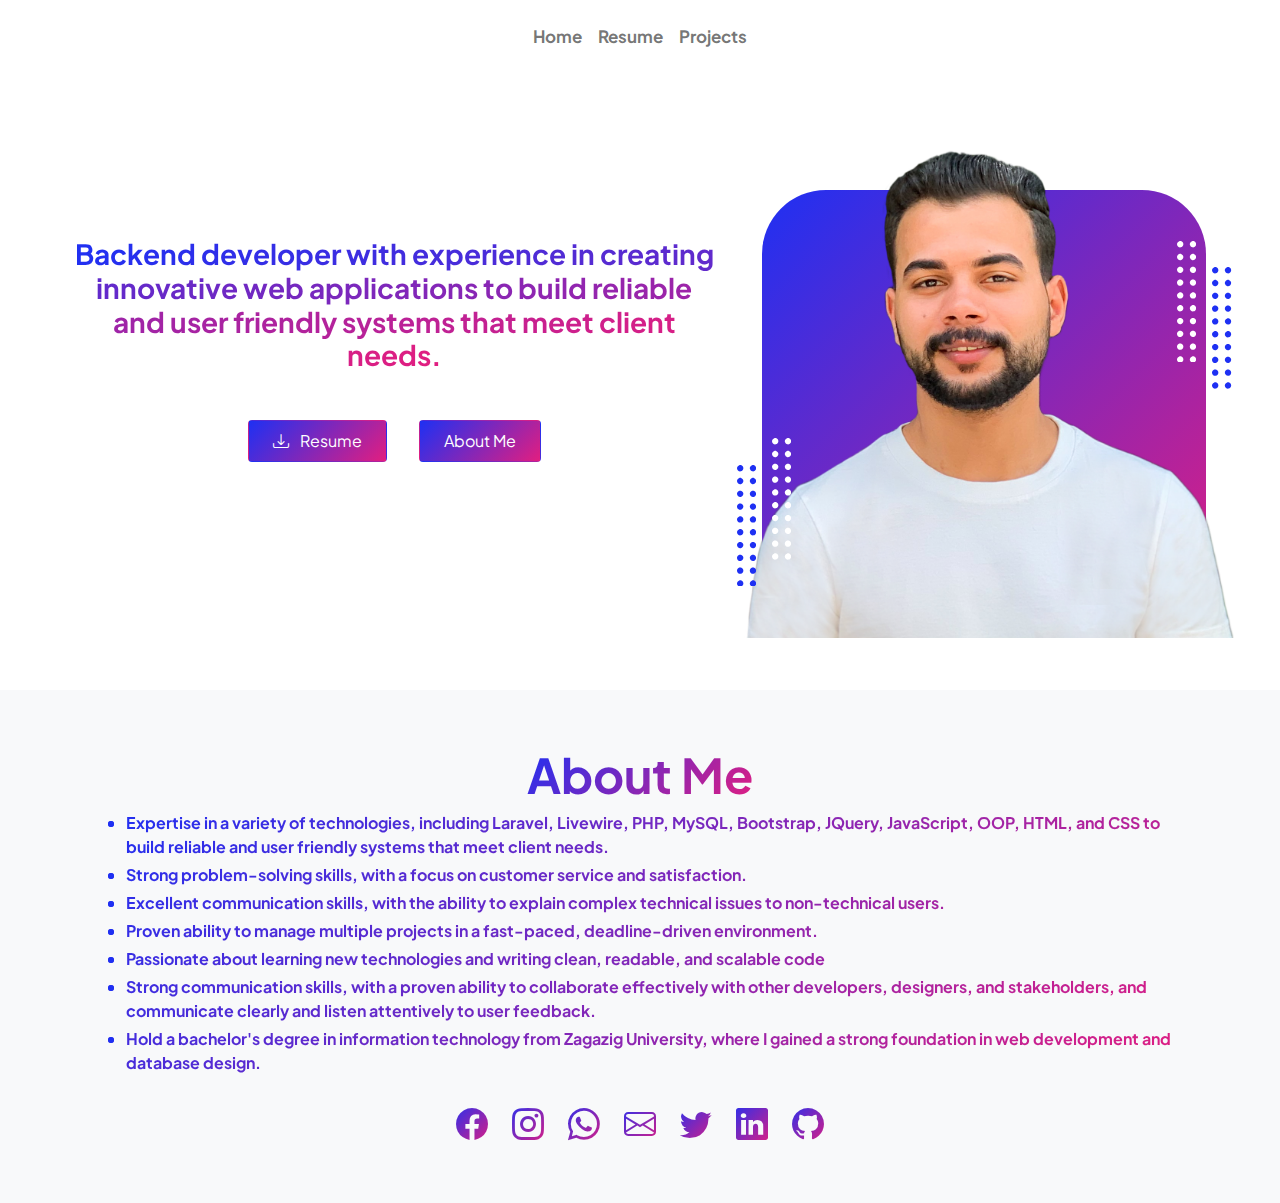
<file: index.html>
<!DOCTYPE html>
<html lang="en">
<head>
    <meta charset="utf-8"/>
    <meta name="viewport" content="width=device-width, initial-scale=1, shrink-to-fit=no"/>
    <meta name="description" content=""/>
    <meta name="author" content=""/>
    <title>Essam Al_agamy</title>
    <!-- Favicon-->
    <link rel="icon" type="image/x-icon" href="assets/favicon.ico"/>
    <!-- Custom Google font-->
    <link rel="preconnect" href="https://fonts.googleapis.com"/>
    <link rel="preconnect" href="https://fonts.gstatic.com" crossorigin/>
    <link href="https://fonts.googleapis.com/css2?family=Plus+Jakarta+Sans:wght@100;200;300;400;500;600;700;800;900&amp;display=swap"
          rel="stylesheet"/>
    <!-- Bootstrap icons-->
    <link href="https://cdn.jsdelivr.net/npm/bootstrap-icons@1.8.1/font/bootstrap-icons.css" rel="stylesheet"/>
    <!-- Core theme CSS (includes Bootstrap)-->
    <link href="css/styles.css" rel="stylesheet"/>
</head>
<body class="d-flex flex-column h-100">
<main class="flex-shrink-0">
    <!-- Navigation-->
    <nav class="navbar navbar-expand navbar-light bg-white py-3">
        <div class="container px-2">
            <div class="collapse navbar-collapse" id="navbarSupportedContent">
                <ul class="navbar-nav ms-auto mb-2 mb-lg-0 small fw-bolder text-center m-auto">
                    <li class="nav-item"><a class="nav-link" href="index.html">Home</a></li>
                    <li class="nav-item"><a class="nav-link" href="resume.html">Resume</a></li>
                    <li class="nav-item"><a class="nav-link" href="projects.html">Projects</a></li>
                </ul>
            </div>
        </div>
    </nav>
    <!-- Header-->
    <header class="py-1">
        <div class="container px-1 pb-5">
            <div class="row gx-5 align-items-center">
                <div class="col-lg-7">
                    <!-- Header text content-->
                    <div class="text-center text-xxl-start">
                        <h1 class="display-3 fw-bolder mb-5 fs-3">
                            <span class="text-gradient d-inline">
                                Backend developer with experience in creating innovative web applications to
                                build reliable and user friendly systems that meet client needs.
                            </span>
                        </h1>
                        <div class="d-grid gap-3 d-sm-flex justify-content-sm-center justify-content-xxl-start mb-3">
                            <a target="_blank" class="btn bg-gradient-primary-to-secondary text-white btn-sm px-4 py-2 me-sm-3 fs-6"
                               href="assets\cv.pdf">
                                <div class="d-inline-block bi bi-download me-2"></div>
                                Resume
                            </a>
                            <a class="btn bg-gradient-primary-to-secondary text-white btn-sm px-4 py-2 fs-6" href="#about_me">About Me</a>
                        </div>
                    </div>
                </div>
                <div class="col-lg-5">
                    <!-- Header profile picture-->
                    <div class="d-flex justify-content-center mt-5 mt-xxl-0">
                        <div class="profile bg-gradient-primary-to-secondary">
                            <!-- TIP: For best results, use a photo with a transparent background like the demo example below-->
                            <!-- Watch a tutorial on how to do this on YouTube (link)-->
                            <img loading="lazy" class="profile-img" src="assets/photo_3.png" alt="profile"/>
                            <div class="dots-1">
                                <!-- SVG Dots-->
                                <svg version="1.1" xmlns="http://www.w3.org/2000/svg" x="0px"
                                     y="0px" viewBox="0 0 191.6 1215.4" style="enable-background: new 0 0 191.6 1215.4"
                                     xml:space="preserve">
                                            <g transform="translate(0.000000,1280.000000) scale(0.100000,-0.100000)">
                                                <path d="M227.7,12788.6c-105-35-200-141-222-248c-43-206,163-412,369-369c155,32,275,190,260,339c-11,105-90,213-190,262        C383.7,12801.6,289.7,12808.6,227.7,12788.6z"></path>
                                                <path d="M1507.7,12788.6c-151-50-253-216-222-362c25-119,136-230,254-255c194-41,395,142,375,339c-11,105-90,213-190,262        C1663.7,12801.6,1569.7,12808.6,1507.7,12788.6z"></path>
                                                <path d="M227.7,11508.6c-105-35-200-141-222-248c-43-206,163-412,369-369c155,32,275,190,260,339c-11,105-90,213-190,262        C383.7,11521.6,289.7,11528.6,227.7,11508.6z"></path>
                                                <path d="M1507.7,11508.6c-151-50-253-216-222-362c25-119,136-230,254-255c194-41,395,142,375,339c-11,105-90,213-190,262        C1663.7,11521.6,1569.7,11528.6,1507.7,11508.6z"></path>
                                                <path d="M227.7,10228.6c-105-35-200-141-222-248c-43-206,163-412,369-369c155,32,275,190,260,339c-11,105-90,213-190,262        C383.7,10241.6,289.7,10248.6,227.7,10228.6z"></path>
                                                <path d="M1507.7,10228.6c-105-35-200-141-222-248c-43-206,163-412,369-369c155,32,275,190,260,339c-11,105-90,213-190,262        C1663.7,10241.6,1569.7,10248.6,1507.7,10228.6z"></path>
                                                <path d="M227.7,8948.6c-105-35-200-141-222-248c-43-206,163-412,369-369c155,32,275,190,260,339c-11,105-90,213-190,262        C383.7,8961.6,289.7,8968.6,227.7,8948.6z"></path>
                                                <path d="M1507.7,8948.6c-105-35-200-141-222-248c-43-206,163-412,369-369c155,32,275,190,260,339c-11,105-90,213-190,262        C1663.7,8961.6,1569.7,8968.6,1507.7,8948.6z"></path>
                                                <path d="M227.7,7668.6c-105-35-200-141-222-248c-43-206,163-412,369-369c155,32,275,190,260,339c-11,105-90,213-190,262        C383.7,7681.6,289.7,7688.6,227.7,7668.6z"></path>
                                                <path d="M1507.7,7668.6c-105-35-200-141-222-248c-43-206,163-412,369-369c155,32,275,190,260,339c-11,105-90,213-190,262        C1663.7,7681.6,1569.7,7688.6,1507.7,7668.6z"></path>
                                                <path d="M227.7,6388.6c-105-35-200-141-222-248c-43-206,163-412,369-369c155,32,275,190,260,339c-11,105-90,213-190,262        C383.7,6401.6,289.7,6408.6,227.7,6388.6z"></path>
                                                <path d="M1507.7,6388.6c-105-35-200-141-222-248c-43-206,163-412,369-369c155,32,275,190,260,339c-11,105-90,213-190,262        C1663.7,6401.6,1569.7,6408.6,1507.7,6388.6z"></path>
                                                <path d="M227.7,5108.6c-105-35-200-141-222-248c-43-206,163-412,369-369c155,32,275,190,260,339c-11,105-90,213-190,262        C383.7,5121.6,289.7,5128.6,227.7,5108.6z"></path>
                                                <path d="M1507.7,5108.6c-105-35-200-141-222-248c-43-206,163-412,369-369c155,32,275,190,260,339c-11,105-90,213-190,262        C1663.7,5121.6,1569.7,5128.6,1507.7,5108.6z"></path>
                                                <path d="M227.7,3828.6c-105-35-200-141-222-248c-43-206,163-412,369-369c155,32,275,190,260,339c-11,105-90,213-190,262        C383.7,3841.6,289.7,3848.6,227.7,3828.6z"></path>
                                                <path d="M1507.7,3828.6c-105-35-200-141-222-248c-43-206,163-412,369-369c155,32,275,190,260,339c-11,105-90,213-190,262        C1663.7,3841.6,1569.7,3848.6,1507.7,3828.6z"></path>
                                                <path d="M227.7,2548.6c-105-35-200-141-222-248c-43-206,163-412,369-369c155,32,275,190,260,339c-11,105-90,213-190,262        C383.7,2561.6,289.7,2568.6,227.7,2548.6z"></path>
                                                <path d="M1507.7,2548.6c-105-35-200-141-222-248c-43-206,163-412,369-369c155,32,275,190,260,339c-11,105-90,213-190,262        C1663.7,2561.6,1569.7,2568.6,1507.7,2548.6z"></path>
                                                <path d="M227.7,1268.6c-105-35-200-141-222-248c-43-206,163-412,369-369c155,32,275,190,260,339c-11,105-90,213-190,262        C383.7,1281.6,289.7,1288.6,227.7,1268.6z"></path>
                                                <path d="M1507.7,1268.6c-105-35-200-141-222-248c-43-206,163-412,369-369c155,32,275,190,260,339c-11,105-90,213-190,262        C1663.7,1281.6,1569.7,1288.6,1507.7,1268.6z"></path>
                                            </g>
                                        </svg>
                                <!-- END of SVG dots-->
                            </div>
                            <div class="dots-2">
                                <!-- SVG Dots-->
                                <svg version="1.1" xmlns="http://www.w3.org/2000/svg" x="0px"
                                     y="0px" viewBox="0 0 191.6 1215.4" style="enable-background: new 0 0 191.6 1215.4"
                                     xml:space="preserve">
                                            <g transform="translate(0.000000,1280.000000) scale(0.100000,-0.100000)">
                                                <path d="M227.7,12788.6c-105-35-200-141-222-248c-43-206,163-412,369-369c155,32,275,190,260,339c-11,105-90,213-190,262        C383.7,12801.6,289.7,12808.6,227.7,12788.6z"></path>
                                                <path d="M1507.7,12788.6c-151-50-253-216-222-362c25-119,136-230,254-255c194-41,395,142,375,339c-11,105-90,213-190,262        C1663.7,12801.6,1569.7,12808.6,1507.7,12788.6z"></path>
                                                <path d="M227.7,11508.6c-105-35-200-141-222-248c-43-206,163-412,369-369c155,32,275,190,260,339c-11,105-90,213-190,262        C383.7,11521.6,289.7,11528.6,227.7,11508.6z"></path>
                                                <path d="M1507.7,11508.6c-151-50-253-216-222-362c25-119,136-230,254-255c194-41,395,142,375,339c-11,105-90,213-190,262        C1663.7,11521.6,1569.7,11528.6,1507.7,11508.6z"></path>
                                                <path d="M227.7,10228.6c-105-35-200-141-222-248c-43-206,163-412,369-369c155,32,275,190,260,339c-11,105-90,213-190,262        C383.7,10241.6,289.7,10248.6,227.7,10228.6z"></path>
                                                <path d="M1507.7,10228.6c-105-35-200-141-222-248c-43-206,163-412,369-369c155,32,275,190,260,339c-11,105-90,213-190,262        C1663.7,10241.6,1569.7,10248.6,1507.7,10228.6z"></path>
                                                <path d="M227.7,8948.6c-105-35-200-141-222-248c-43-206,163-412,369-369c155,32,275,190,260,339c-11,105-90,213-190,262        C383.7,8961.6,289.7,8968.6,227.7,8948.6z"></path>
                                                <path d="M1507.7,8948.6c-105-35-200-141-222-248c-43-206,163-412,369-369c155,32,275,190,260,339c-11,105-90,213-190,262        C1663.7,8961.6,1569.7,8968.6,1507.7,8948.6z"></path>
                                                <path d="M227.7,7668.6c-105-35-200-141-222-248c-43-206,163-412,369-369c155,32,275,190,260,339c-11,105-90,213-190,262        C383.7,7681.6,289.7,7688.6,227.7,7668.6z"></path>
                                                <path d="M1507.7,7668.6c-105-35-200-141-222-248c-43-206,163-412,369-369c155,32,275,190,260,339c-11,105-90,213-190,262        C1663.7,7681.6,1569.7,7688.6,1507.7,7668.6z"></path>
                                                <path d="M227.7,6388.6c-105-35-200-141-222-248c-43-206,163-412,369-369c155,32,275,190,260,339c-11,105-90,213-190,262        C383.7,6401.6,289.7,6408.6,227.7,6388.6z"></path>
                                                <path d="M1507.7,6388.6c-105-35-200-141-222-248c-43-206,163-412,369-369c155,32,275,190,260,339c-11,105-90,213-190,262        C1663.7,6401.6,1569.7,6408.6,1507.7,6388.6z"></path>
                                                <path d="M227.7,5108.6c-105-35-200-141-222-248c-43-206,163-412,369-369c155,32,275,190,260,339c-11,105-90,213-190,262        C383.7,5121.6,289.7,5128.6,227.7,5108.6z"></path>
                                                <path d="M1507.7,5108.6c-105-35-200-141-222-248c-43-206,163-412,369-369c155,32,275,190,260,339c-11,105-90,213-190,262        C1663.7,5121.6,1569.7,5128.6,1507.7,5108.6z"></path>
                                                <path d="M227.7,3828.6c-105-35-200-141-222-248c-43-206,163-412,369-369c155,32,275,190,260,339c-11,105-90,213-190,262        C383.7,3841.6,289.7,3848.6,227.7,3828.6z"></path>
                                                <path d="M1507.7,3828.6c-105-35-200-141-222-248c-43-206,163-412,369-369c155,32,275,190,260,339c-11,105-90,213-190,262        C1663.7,3841.6,1569.7,3848.6,1507.7,3828.6z"></path>
                                                <path d="M227.7,2548.6c-105-35-200-141-222-248c-43-206,163-412,369-369c155,32,275,190,260,339c-11,105-90,213-190,262        C383.7,2561.6,289.7,2568.6,227.7,2548.6z"></path>
                                                <path d="M1507.7,2548.6c-105-35-200-141-222-248c-43-206,163-412,369-369c155,32,275,190,260,339c-11,105-90,213-190,262        C1663.7,2561.6,1569.7,2568.6,1507.7,2548.6z"></path>
                                                <path d="M227.7,1268.6c-105-35-200-141-222-248c-43-206,163-412,369-369c155,32,275,190,260,339c-11,105-90,213-190,262        C383.7,1281.6,289.7,1288.6,227.7,1268.6z"></path>
                                                <path d="M1507.7,1268.6c-105-35-200-141-222-248c-43-206,163-412,369-369c155,32,275,190,260,339c-11,105-90,213-190,262        C1663.7,1281.6,1569.7,1288.6,1507.7,1268.6z"></path>
                                            </g>
                                        </svg>
                                <!-- END of SVG dots-->
                            </div>
                            <div class="dots-3">
                                <!-- SVG Dots-->
                                <svg version="1.1" xmlns="http://www.w3.org/2000/svg" x="0px"
                                     y="0px" viewBox="0 0 191.6 1215.4" style="enable-background: new 0 0 191.6 1215.4"
                                     xml:space="preserve">
                                            <g transform="translate(0.000000,1280.000000) scale(0.100000,-0.100000)">
                                                <path d="M227.7,12788.6c-105-35-200-141-222-248c-43-206,163-412,369-369c155,32,275,190,260,339c-11,105-90,213-190,262        C383.7,12801.6,289.7,12808.6,227.7,12788.6z"></path>
                                                <path d="M1507.7,12788.6c-151-50-253-216-222-362c25-119,136-230,254-255c194-41,395,142,375,339c-11,105-90,213-190,262        C1663.7,12801.6,1569.7,12808.6,1507.7,12788.6z"></path>
                                                <path d="M227.7,11508.6c-105-35-200-141-222-248c-43-206,163-412,369-369c155,32,275,190,260,339c-11,105-90,213-190,262        C383.7,11521.6,289.7,11528.6,227.7,11508.6z"></path>
                                                <path d="M1507.7,11508.6c-151-50-253-216-222-362c25-119,136-230,254-255c194-41,395,142,375,339c-11,105-90,213-190,262        C1663.7,11521.6,1569.7,11528.6,1507.7,11508.6z"></path>
                                                <path d="M227.7,10228.6c-105-35-200-141-222-248c-43-206,163-412,369-369c155,32,275,190,260,339c-11,105-90,213-190,262        C383.7,10241.6,289.7,10248.6,227.7,10228.6z"></path>
                                                <path d="M1507.7,10228.6c-105-35-200-141-222-248c-43-206,163-412,369-369c155,32,275,190,260,339c-11,105-90,213-190,262        C1663.7,10241.6,1569.7,10248.6,1507.7,10228.6z"></path>
                                                <path d="M227.7,8948.6c-105-35-200-141-222-248c-43-206,163-412,369-369c155,32,275,190,260,339c-11,105-90,213-190,262        C383.7,8961.6,289.7,8968.6,227.7,8948.6z"></path>
                                                <path d="M1507.7,8948.6c-105-35-200-141-222-248c-43-206,163-412,369-369c155,32,275,190,260,339c-11,105-90,213-190,262        C1663.7,8961.6,1569.7,8968.6,1507.7,8948.6z"></path>
                                                <path d="M227.7,7668.6c-105-35-200-141-222-248c-43-206,163-412,369-369c155,32,275,190,260,339c-11,105-90,213-190,262        C383.7,7681.6,289.7,7688.6,227.7,7668.6z"></path>
                                                <path d="M1507.7,7668.6c-105-35-200-141-222-248c-43-206,163-412,369-369c155,32,275,190,260,339c-11,105-90,213-190,262        C1663.7,7681.6,1569.7,7688.6,1507.7,7668.6z"></path>
                                                <path d="M227.7,6388.6c-105-35-200-141-222-248c-43-206,163-412,369-369c155,32,275,190,260,339c-11,105-90,213-190,262        C383.7,6401.6,289.7,6408.6,227.7,6388.6z"></path>
                                                <path d="M1507.7,6388.6c-105-35-200-141-222-248c-43-206,163-412,369-369c155,32,275,190,260,339c-11,105-90,213-190,262        C1663.7,6401.6,1569.7,6408.6,1507.7,6388.6z"></path>
                                                <path d="M227.7,5108.6c-105-35-200-141-222-248c-43-206,163-412,369-369c155,32,275,190,260,339c-11,105-90,213-190,262        C383.7,5121.6,289.7,5128.6,227.7,5108.6z"></path>
                                                <path d="M1507.7,5108.6c-105-35-200-141-222-248c-43-206,163-412,369-369c155,32,275,190,260,339c-11,105-90,213-190,262        C1663.7,5121.6,1569.7,5128.6,1507.7,5108.6z"></path>
                                                <path d="M227.7,3828.6c-105-35-200-141-222-248c-43-206,163-412,369-369c155,32,275,190,260,339c-11,105-90,213-190,262        C383.7,3841.6,289.7,3848.6,227.7,3828.6z"></path>
                                                <path d="M1507.7,3828.6c-105-35-200-141-222-248c-43-206,163-412,369-369c155,32,275,190,260,339c-11,105-90,213-190,262        C1663.7,3841.6,1569.7,3848.6,1507.7,3828.6z"></path>
                                                <path d="M227.7,2548.6c-105-35-200-141-222-248c-43-206,163-412,369-369c155,32,275,190,260,339c-11,105-90,213-190,262        C383.7,2561.6,289.7,2568.6,227.7,2548.6z"></path>
                                                <path d="M1507.7,2548.6c-105-35-200-141-222-248c-43-206,163-412,369-369c155,32,275,190,260,339c-11,105-90,213-190,262        C1663.7,2561.6,1569.7,2568.6,1507.7,2548.6z"></path>
                                                <path d="M227.7,1268.6c-105-35-200-141-222-248c-43-206,163-412,369-369c155,32,275,190,260,339c-11,105-90,213-190,262        C383.7,1281.6,289.7,1288.6,227.7,1268.6z"></path>
                                                <path d="M1507.7,1268.6c-105-35-200-141-222-248c-43-206,163-412,369-369c155,32,275,190,260,339c-11,105-90,213-190,262        C1663.7,1281.6,1569.7,1288.6,1507.7,1268.6z"></path>
                                            </g>
                                        </svg>
                                <!-- END of SVG dots-->
                            </div>
                            <div class="dots-4">
                                <!-- SVG Dots-->
                                <svg version="1.1" xmlns="http://www.w3.org/2000/svg" x="0px"
                                     y="0px" viewBox="0 0 191.6 1215.4" style="enable-background: new 0 0 191.6 1215.4"
                                     xml:space="preserve">
                                            <g transform="translate(0.000000,1280.000000) scale(0.100000,-0.100000)">
                                                <path d="M227.7,12788.6c-105-35-200-141-222-248c-43-206,163-412,369-369c155,32,275,190,260,339c-11,105-90,213-190,262        C383.7,12801.6,289.7,12808.6,227.7,12788.6z"></path>
                                                <path d="M1507.7,12788.6c-151-50-253-216-222-362c25-119,136-230,254-255c194-41,395,142,375,339c-11,105-90,213-190,262        C1663.7,12801.6,1569.7,12808.6,1507.7,12788.6z"></path>
                                                <path d="M227.7,11508.6c-105-35-200-141-222-248c-43-206,163-412,369-369c155,32,275,190,260,339c-11,105-90,213-190,262        C383.7,11521.6,289.7,11528.6,227.7,11508.6z"></path>
                                                <path d="M1507.7,11508.6c-151-50-253-216-222-362c25-119,136-230,254-255c194-41,395,142,375,339c-11,105-90,213-190,262        C1663.7,11521.6,1569.7,11528.6,1507.7,11508.6z"></path>
                                                <path d="M227.7,10228.6c-105-35-200-141-222-248c-43-206,163-412,369-369c155,32,275,190,260,339c-11,105-90,213-190,262        C383.7,10241.6,289.7,10248.6,227.7,10228.6z"></path>
                                                <path d="M1507.7,10228.6c-105-35-200-141-222-248c-43-206,163-412,369-369c155,32,275,190,260,339c-11,105-90,213-190,262        C1663.7,10241.6,1569.7,10248.6,1507.7,10228.6z"></path>
                                                <path d="M227.7,8948.6c-105-35-200-141-222-248c-43-206,163-412,369-369c155,32,275,190,260,339c-11,105-90,213-190,262        C383.7,8961.6,289.7,8968.6,227.7,8948.6z"></path>
                                                <path d="M1507.7,8948.6c-105-35-200-141-222-248c-43-206,163-412,369-369c155,32,275,190,260,339c-11,105-90,213-190,262        C1663.7,8961.6,1569.7,8968.6,1507.7,8948.6z"></path>
                                                <path d="M227.7,7668.6c-105-35-200-141-222-248c-43-206,163-412,369-369c155,32,275,190,260,339c-11,105-90,213-190,262        C383.7,7681.6,289.7,7688.6,227.7,7668.6z"></path>
                                                <path d="M1507.7,7668.6c-105-35-200-141-222-248c-43-206,163-412,369-369c155,32,275,190,260,339c-11,105-90,213-190,262        C1663.7,7681.6,1569.7,7688.6,1507.7,7668.6z"></path>
                                                <path d="M227.7,6388.6c-105-35-200-141-222-248c-43-206,163-412,369-369c155,32,275,190,260,339c-11,105-90,213-190,262        C383.7,6401.6,289.7,6408.6,227.7,6388.6z"></path>
                                                <path d="M1507.7,6388.6c-105-35-200-141-222-248c-43-206,163-412,369-369c155,32,275,190,260,339c-11,105-90,213-190,262        C1663.7,6401.6,1569.7,6408.6,1507.7,6388.6z"></path>
                                                <path d="M227.7,5108.6c-105-35-200-141-222-248c-43-206,163-412,369-369c155,32,275,190,260,339c-11,105-90,213-190,262        C383.7,5121.6,289.7,5128.6,227.7,5108.6z"></path>
                                                <path d="M1507.7,5108.6c-105-35-200-141-222-248c-43-206,163-412,369-369c155,32,275,190,260,339c-11,105-90,213-190,262        C1663.7,5121.6,1569.7,5128.6,1507.7,5108.6z"></path>
                                                <path d="M227.7,3828.6c-105-35-200-141-222-248c-43-206,163-412,369-369c155,32,275,190,260,339c-11,105-90,213-190,262        C383.7,3841.6,289.7,3848.6,227.7,3828.6z"></path>
                                                <path d="M1507.7,3828.6c-105-35-200-141-222-248c-43-206,163-412,369-369c155,32,275,190,260,339c-11,105-90,213-190,262        C1663.7,3841.6,1569.7,3848.6,1507.7,3828.6z"></path>
                                                <path d="M227.7,2548.6c-105-35-200-141-222-248c-43-206,163-412,369-369c155,32,275,190,260,339c-11,105-90,213-190,262        C383.7,2561.6,289.7,2568.6,227.7,2548.6z"></path>
                                                <path d="M1507.7,2548.6c-105-35-200-141-222-248c-43-206,163-412,369-369c155,32,275,190,260,339c-11,105-90,213-190,262        C1663.7,2561.6,1569.7,2568.6,1507.7,2548.6z"></path>
                                                <path d="M227.7,1268.6c-105-35-200-141-222-248c-43-206,163-412,369-369c155,32,275,190,260,339c-11,105-90,213-190,262        C383.7,1281.6,289.7,1288.6,227.7,1268.6z"></path>
                                                <path d="M1507.7,1268.6c-105-35-200-141-222-248c-43-206,163-412,369-369c155,32,275,190,260,339c-11,105-90,213-190,262        C1663.7,1281.6,1569.7,1288.6,1507.7,1268.6z"></path>
                                            </g>
                                        </svg>
                                <!-- END of SVG dots-->
                            </div>
                        </div>
                    </div>
                </div>
            </div>
        </div>
    </header>
    <!-- About Section-->
    <section class="bg-light py-2">
        <div class="container px-4">
            <div class=" gx-5 justify-content-center">
                <div class="text-center my-5">
                    <h2 id="about_me" class="display-5 fw-bolder"><span class="text-gradient d-inline">About Me</span></h2>
                    <ul class="lead mb-0 text-start text-gradient fw-bolder link-primary fs-6">
                        <li class="mb-1 ">Expertise in a variety of technologies, including Laravel, Livewire, PHP, MySQL, Bootstrap,
                            JQuery, JavaScript, OOP, HTML, and CSS to build reliable and user friendly systems that meet client needs.
                        </li>
                        <li class="mb-1">Strong problem-solving skills, with a focus on customer service and satisfaction.</li>
                        <li class="mb-1">Excellent communication skills, with the ability to explain complex technical issues to
                            non-technical users.
                        </li>
                        <li class="mb-1">Proven ability to manage multiple projects in a fast-paced, deadline-driven environment.</li>
                        <li class="mb-1">Passionate about learning new technologies and writing clean, readable, and scalable code</li>
                        <li class="mb-1">Strong communication skills, with a proven ability to collaborate effectively with other
                            developers, designers, and stakeholders, and communicate clearly and listen attentively to user feedback.
                        </li>
                        <li class="mb-1">Hold a bachelor's degree in information technology from Zagazig University, where I gained a
                            strong foundation in web development and database design.
                        </li>
                    </ul>
                    <div class="my-4 d-flex justify-content-center fs-2 gap-4">
                        <a class="text-gradient" href="https://www.facebook.com/EssamAlagamy1"><i class="bi bi-facebook"></i></a>
                        <a class="text-gradient" href="https://www.instagram.com/Essamalagamy1"><i class="bi bi-instagram"></i></a>
                        <a class="text-gradient" href="http://wa.me/+201554468657"><i class="bi bi-whatsapp"></i></a>
                        <a class="text-gradient" href="mailto:essamhamdy425@gmail.com"><i class="bi bi-envelope"></i></a>
                        <a class="text-gradient" href="https://twitter.com/EssamAlagamy1"><i class="bi bi-twitter"></i></a>
                        <a class="text-gradient" href="https://www.linkedin.com/in/Essamalagamy1"><i class="bi bi-linkedin"></i></a>
                        <a class="text-gradient" href="https://github.com/eng-essam"><i class="bi bi-github"></i></a>
                    </div>
                </div>
            </div>
        </div>
    </section>
</main>
<!-- Footer-->
<!-- Bootstrap core JS-->
<script src="https://cdn.jsdelivr.net/npm/bootstrap@5.2.3/dist/js/bootstrap.bundle.min.js"></script>
<!-- Core theme JS-->
<script src="js/scripts.js"></script>
</body>
</html>
</file>
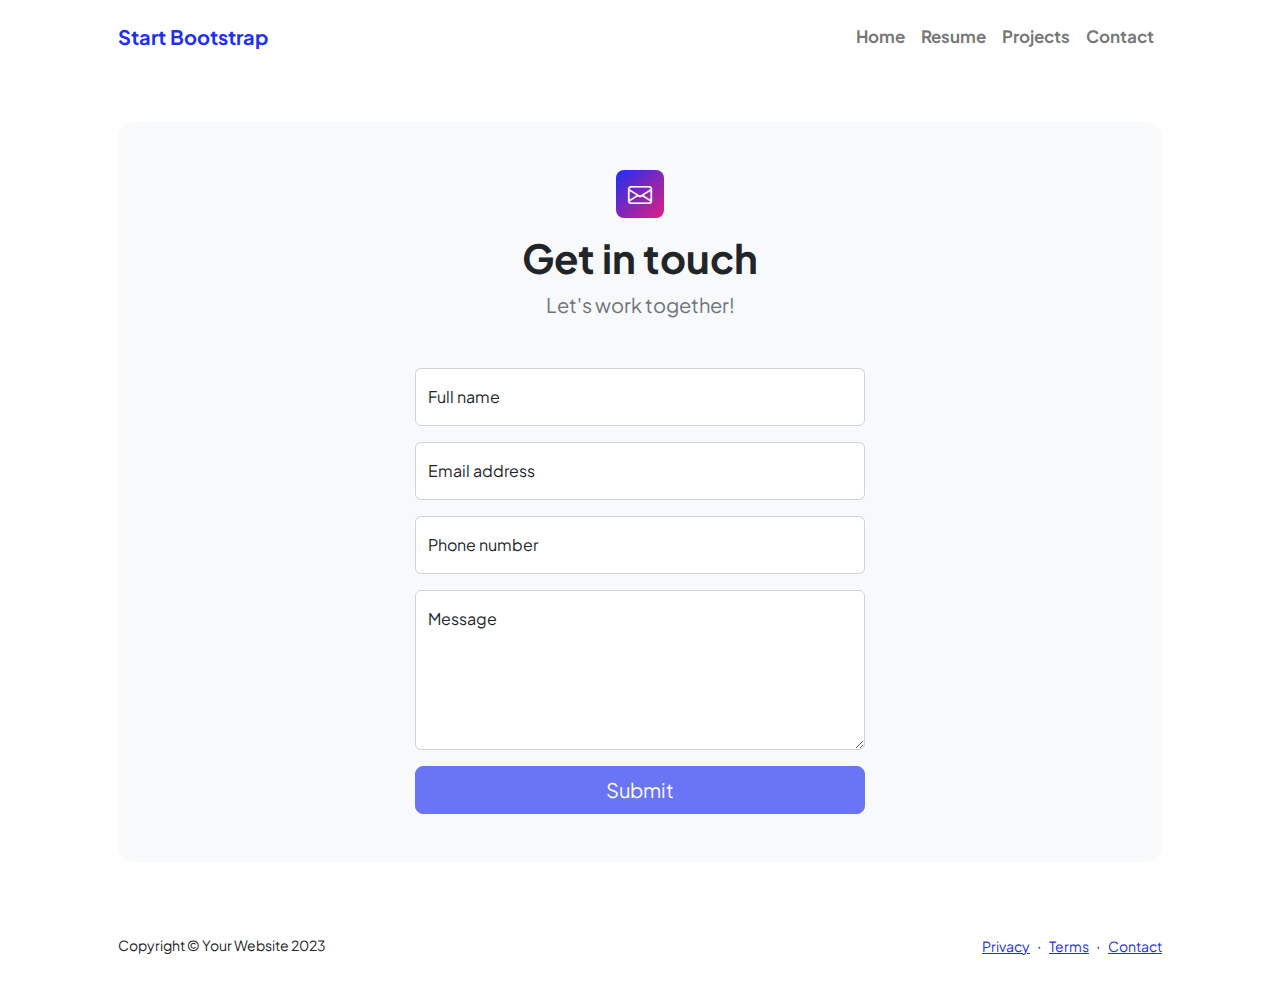
<file: contact.html>
<!DOCTYPE html>
<html lang="en">
    <head>
        <meta charset="utf-8" />
        <meta name="viewport" content="width=device-width, initial-scale=1, shrink-to-fit=no" />
        <meta name="description" content />
        <meta name="author" content />
        <title>Modern Business - Start Bootstrap Template</title>
        <!-- Favicon-->
        <link rel="icon" type="image/x-icon" href="assets/favicon.ico" />
        <!-- Custom Google font-->
        <link rel="preconnect" href="https://fonts.googleapis.com" />
        <link rel="preconnect" href="https://fonts.gstatic.com" crossorigin />
        <link href="https://fonts.googleapis.com/css2?family=Plus+Jakarta+Sans:wght@100;200;300;400;500;600;700;800;900&amp;display=swap" rel="stylesheet" />
        <!-- Bootstrap icons-->
        <link href="https://cdn.jsdelivr.net/npm/bootstrap-icons@1.8.1/font/bootstrap-icons.css" rel="stylesheet" />
        <!-- Core theme CSS (includes Bootstrap)-->
        <link href="css/styles.css" rel="stylesheet" />
    </head>
    <body class="d-flex flex-column">
        <main class="flex-shrink-0">
            <!-- Navigation-->
            <nav class="navbar navbar-expand-lg navbar-light bg-white py-3">
                <div class="container px-5">
                    <a class="navbar-brand" href="index.html"><span class="fw-bolder text-primary">Start Bootstrap</span></a>
                    <button class="navbar-toggler" type="button" data-bs-toggle="collapse" data-bs-target="#navbarSupportedContent" aria-controls="navbarSupportedContent" aria-expanded="false" aria-label="Toggle navigation"><span class="navbar-toggler-icon"></span></button>
                    <div class="collapse navbar-collapse" id="navbarSupportedContent">
                        <ul class="navbar-nav ms-auto mb-2 mb-lg-0 small fw-bolder">
                            <li class="nav-item"><a class="nav-link" href="index.html">Home</a></li>
                            <li class="nav-item"><a class="nav-link" href="resume.html">Resume</a></li>
                            <li class="nav-item"><a class="nav-link" href="projects.html">Projects</a></li>
                            <li class="nav-item"><a class="nav-link" href="contact.html">Contact</a></li>
                        </ul>
                    </div>
                </div>
            </nav>
            <!-- Page content-->
            <section class="py-5">
                <div class="container px-5">
                    <!-- Contact form-->
                    <div class="bg-light rounded-4 py-5 px-4 px-md-5">
                        <div class="text-center mb-5">
                            <div class="feature bg-primary bg-gradient-primary-to-secondary text-white rounded-3 mb-3"><i class="bi bi-envelope"></i></div>
                            <h1 class="fw-bolder">Get in touch</h1>
                            <p class="lead fw-normal text-muted mb-0">Let's work together!</p>
                        </div>
                        <div class="row gx-5 justify-content-center">
                            <div class="col-lg-8 col-xl-6">
                                <!-- * * * * * * * * * * * * * * *-->
                                <!-- * * SB Forms Contact Form * *-->
                                <!-- * * * * * * * * * * * * * * *-->
                                <!-- This form is pre-integrated with SB Forms.-->
                                <!-- To make this form functional, sign up at-->
                                <!-- https://startbootstrap.com/solution/contact-forms-->
                                <!-- to get an API token!-->
                                <form id="contactForm" data-sb-form-api-token="API_TOKEN">
                                    <!-- Name input-->
                                    <div class="form-floating mb-3">
                                        <input class="form-control" id="name" type="text" placeholder="Enter your name..." data-sb-validations="required" />
                                        <label for="name">Full name</label>
                                        <div class="invalid-feedback" data-sb-feedback="name:required">A name is required.</div>
                                    </div>
                                    <!-- Email address input-->
                                    <div class="form-floating mb-3">
                                        <input class="form-control" id="email" type="email" placeholder="name@example.com" data-sb-validations="required,email" />
                                        <label for="email">Email address</label>
                                        <div class="invalid-feedback" data-sb-feedback="email:required">An email is required.</div>
                                        <div class="invalid-feedback" data-sb-feedback="email:email">Email is not valid.</div>
                                    </div>
                                    <!-- Phone number input-->
                                    <div class="form-floating mb-3">
                                        <input class="form-control" id="phone" type="tel" placeholder="(123) 456-7890" data-sb-validations="required" />
                                        <label for="phone">Phone number</label>
                                        <div class="invalid-feedback" data-sb-feedback="phone:required">A phone number is required.</div>
                                    </div>
                                    <!-- Message input-->
                                    <div class="form-floating mb-3">
                                        <textarea class="form-control" id="message" type="text" placeholder="Enter your message here..." style="height: 10rem" data-sb-validations="required"></textarea>
                                        <label for="message">Message</label>
                                        <div class="invalid-feedback" data-sb-feedback="message:required">A message is required.</div>
                                    </div>
                                    <!-- Submit success message-->
                                    <!---->
                                    <!-- This is what your users will see when the form-->
                                    <!-- has successfully submitted-->
                                    <div class="d-none" id="submitSuccessMessage">
                                        <div class="text-center mb-3">
                                            <div class="fw-bolder">Form submission successful!</div>
                                            To activate this form, sign up at
                                            <br />
                                            <a href="https://startbootstrap.com/solution/contact-forms">https://startbootstrap.com/solution/contact-forms</a>
                                        </div>
                                    </div>
                                    <!-- Submit error message-->
                                    <!---->
                                    <!-- This is what your users will see when there is-->
                                    <!-- an error submitting the form-->
                                    <div class="d-none" id="submitErrorMessage"><div class="text-center text-danger mb-3">Error sending message!</div></div>
                                    <!-- Submit Button-->
                                    <div class="d-grid"><button class="btn btn-primary btn-lg disabled" id="submitButton" type="submit">Submit</button></div>
                                </form>
                            </div>
                        </div>
                    </div>
                </div>
            </section>
        </main>
        <!-- Footer-->
        <footer class="bg-white py-4 mt-auto">
            <div class="container px-5">
                <div class="row align-items-center justify-content-between flex-column flex-sm-row">
                    <div class="col-auto"><div class="small m-0">Copyright &copy; Your Website 2023</div></div>
                    <div class="col-auto">
                        <a class="small" href="#!">Privacy</a>
                        <span class="mx-1">&middot;</span>
                        <a class="small" href="#!">Terms</a>
                        <span class="mx-1">&middot;</span>
                        <a class="small" href="#!">Contact</a>
                    </div>
                </div>
            </div>
        </footer>
        <!-- Bootstrap core JS-->
        <script src="https://cdn.jsdelivr.net/npm/bootstrap@5.2.3/dist/js/bootstrap.bundle.min.js"></script>
        <!-- Core theme JS-->
        <script src="js/scripts.js"></script>
        <!-- * * * * * * * * * * * * * * * * * * * * * * * * * * * * * * * * * * * * * * * *-->
        <!-- * *                               SB Forms JS                               * *-->
        <!-- * * Activate your form at https://startbootstrap.com/solution/contact-forms * *-->
        <!-- * * * * * * * * * * * * * * * * * * * * * * * * * * * * * * * * * * * * * * * *-->
        <script src="https://cdn.startbootstrap.com/sb-forms-latest.js"></script>
    </body>
</html>
</file>
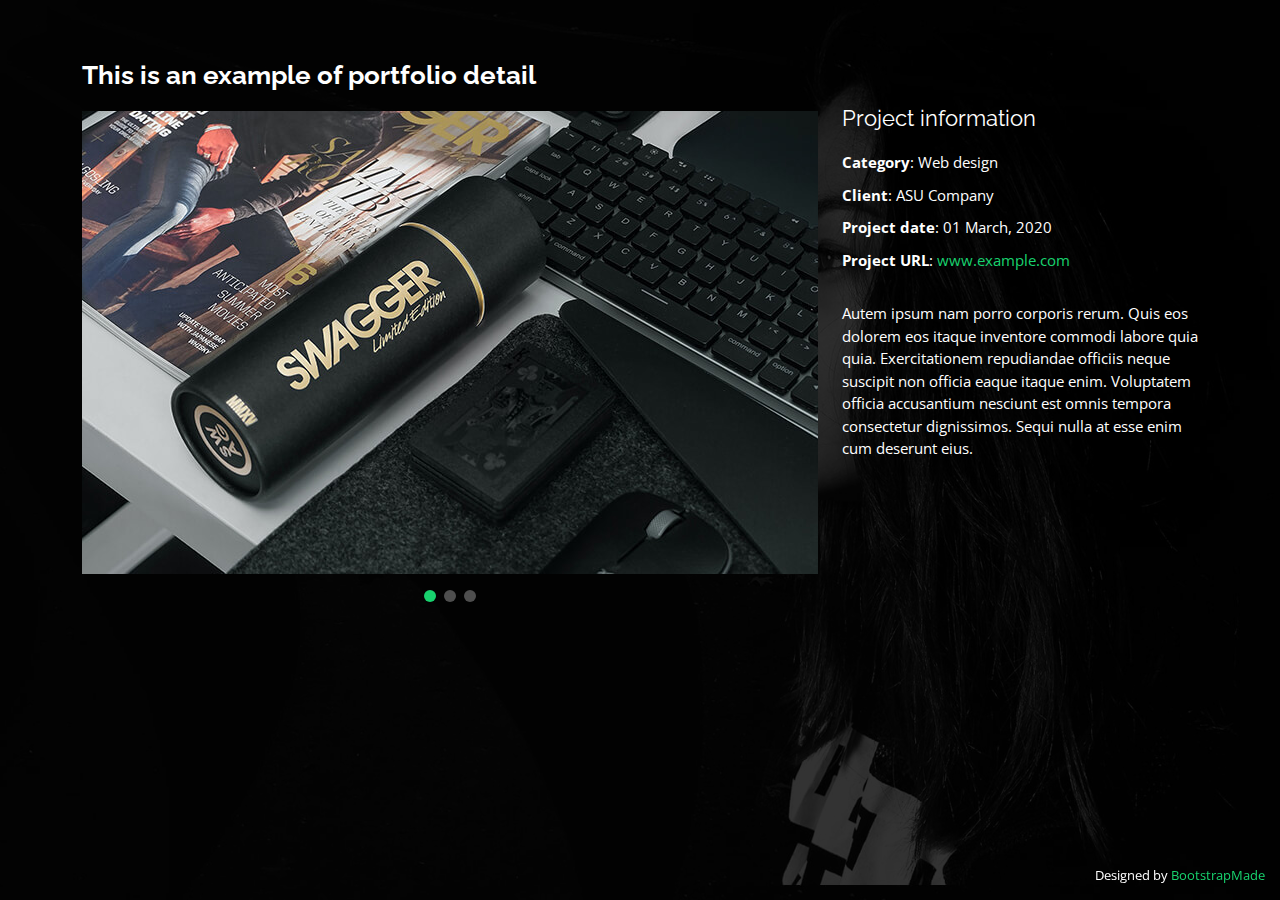
<file: portfolio-details.html>
<!DOCTYPE html>
<html lang="en">

<head>
  <meta charset="utf-8">
  <meta content="width=device-width, initial-scale=1.0" name="viewport">

  <title>Portfolio Details - Personal Bootstrap Template</title>
  <meta content="" name="description">
  <meta content="" name="keywords">

  <!-- Favicons -->
  <link href="assets/img/favicon.png" rel="icon">
  <link href="assets/img/apple-touch-icon.png" rel="apple-touch-icon">

  <!-- Google Fonts -->
  <link href="https://fonts.googleapis.com/css?family=Open+Sans:300,300i,400,400i,600,600i,700,700i|Raleway:300,300i,400,400i,500,500i,600,600i,700,700i|Poppins:300,300i,400,400i,500,500i,600,600i,700,700i" rel="stylesheet">

  <!-- Vendor CSS Files -->
  <link href="assets/vendor/bootstrap/css/bootstrap.min.css" rel="stylesheet">
  <link href="assets/vendor/bootstrap-icons/bootstrap-icons.css" rel="stylesheet">
  <link href="assets/vendor/boxicons/css/boxicons.min.css" rel="stylesheet">
  <link href="assets/vendor/glightbox/css/glightbox.min.css" rel="stylesheet">
  <link href="assets/vendor/remixicon/remixicon.css" rel="stylesheet">
  <link href="assets/vendor/swiper/swiper-bundle.min.css" rel="stylesheet">

  <!-- Template Main CSS File -->
  <link href="assets/css/style.css" rel="stylesheet">

  <!-- =======================================================
  * Template Name: Personal
  * Updated: Jul 27 2023 with Bootstrap v5.3.1
  * Template URL: https://bootstrapmade.com/personal-free-resume-bootstrap-template/
  * Author: BootstrapMade.com
  * License: https://bootstrapmade.com/license/
  ======================================================== -->
</head>

<body>

  <main id="main">

    <!-- ======= Portfolio Details ======= -->
    <div id="portfolio-details" class="portfolio-details">
      <div class="container">

        <div class="row">

          <div class="col-lg-8">
            <h2 class="portfolio-title">This is an example of portfolio detail</h2>

            <div class="portfolio-details-slider swiper">
              <div class="swiper-wrapper align-items-center">

                <div class="swiper-slide">
                  <img src="assets/img/portfolio/portfolio-details-1.jpg" alt="">
                </div>

                <div class="swiper-slide">
                  <img src="assets/img/portfolio/portfolio-details-2.jpg" alt="">
                </div>

                <div class="swiper-slide">
                  <img src="assets/img/portfolio/portfolio-details-3.jpg" alt="">
                </div>

              </div>
              <div class="swiper-pagination"></div>
            </div>

          </div>

          <div class="col-lg-4 portfolio-info">
            <h3>Project information</h3>
            <ul>
              <li><strong>Category</strong>: Web design</li>
              <li><strong>Client</strong>: ASU Company</li>
              <li><strong>Project date</strong>: 01 March, 2020</li>
              <li><strong>Project URL</strong>: <a href="#">www.example.com</a></li>
            </ul>

            <p>
              Autem ipsum nam porro corporis rerum. Quis eos dolorem eos itaque inventore commodi labore quia quia. Exercitationem repudiandae officiis neque suscipit non officia eaque itaque enim. Voluptatem officia accusantium nesciunt est omnis tempora consectetur dignissimos. Sequi nulla at esse enim cum deserunt eius.
            </p>
          </div>

        </div>

      </div>
    </div><!-- End Portfolio Details -->

  </main><!-- End #main -->

  <div class="credits">
    <!-- All the links in the footer should remain intact. -->
    <!-- You can delete the links only if you purchased the pro version. -->
    <!-- Licensing information: https://bootstrapmade.com/license/ -->
    <!-- Purchase the pro version with working PHP/AJAX contact form: https://bootstrapmade.com/personal-free-resume-bootstrap-template/ -->
    Designed by <a href="https://bootstrapmade.com/">BootstrapMade</a>
  </div>

  <!-- Vendor JS Files -->
  <script src="assets/vendor/purecounter/purecounter_vanilla.js"></script>
  <script src="assets/vendor/bootstrap/js/bootstrap.bundle.min.js"></script>
  <script src="assets/vendor/glightbox/js/glightbox.min.js"></script>
  <script src="assets/vendor/isotope-layout/isotope.pkgd.min.js"></script>
  <script src="assets/vendor/swiper/swiper-bundle.min.js"></script>
  <script src="assets/vendor/waypoints/noframework.waypoints.js"></script>
  <script src="assets/vendor/php-email-form/validate.js"></script>

  <!-- Template Main JS File -->
  <script src="assets/js/main.js"></script>

</body>

</html>
</file>
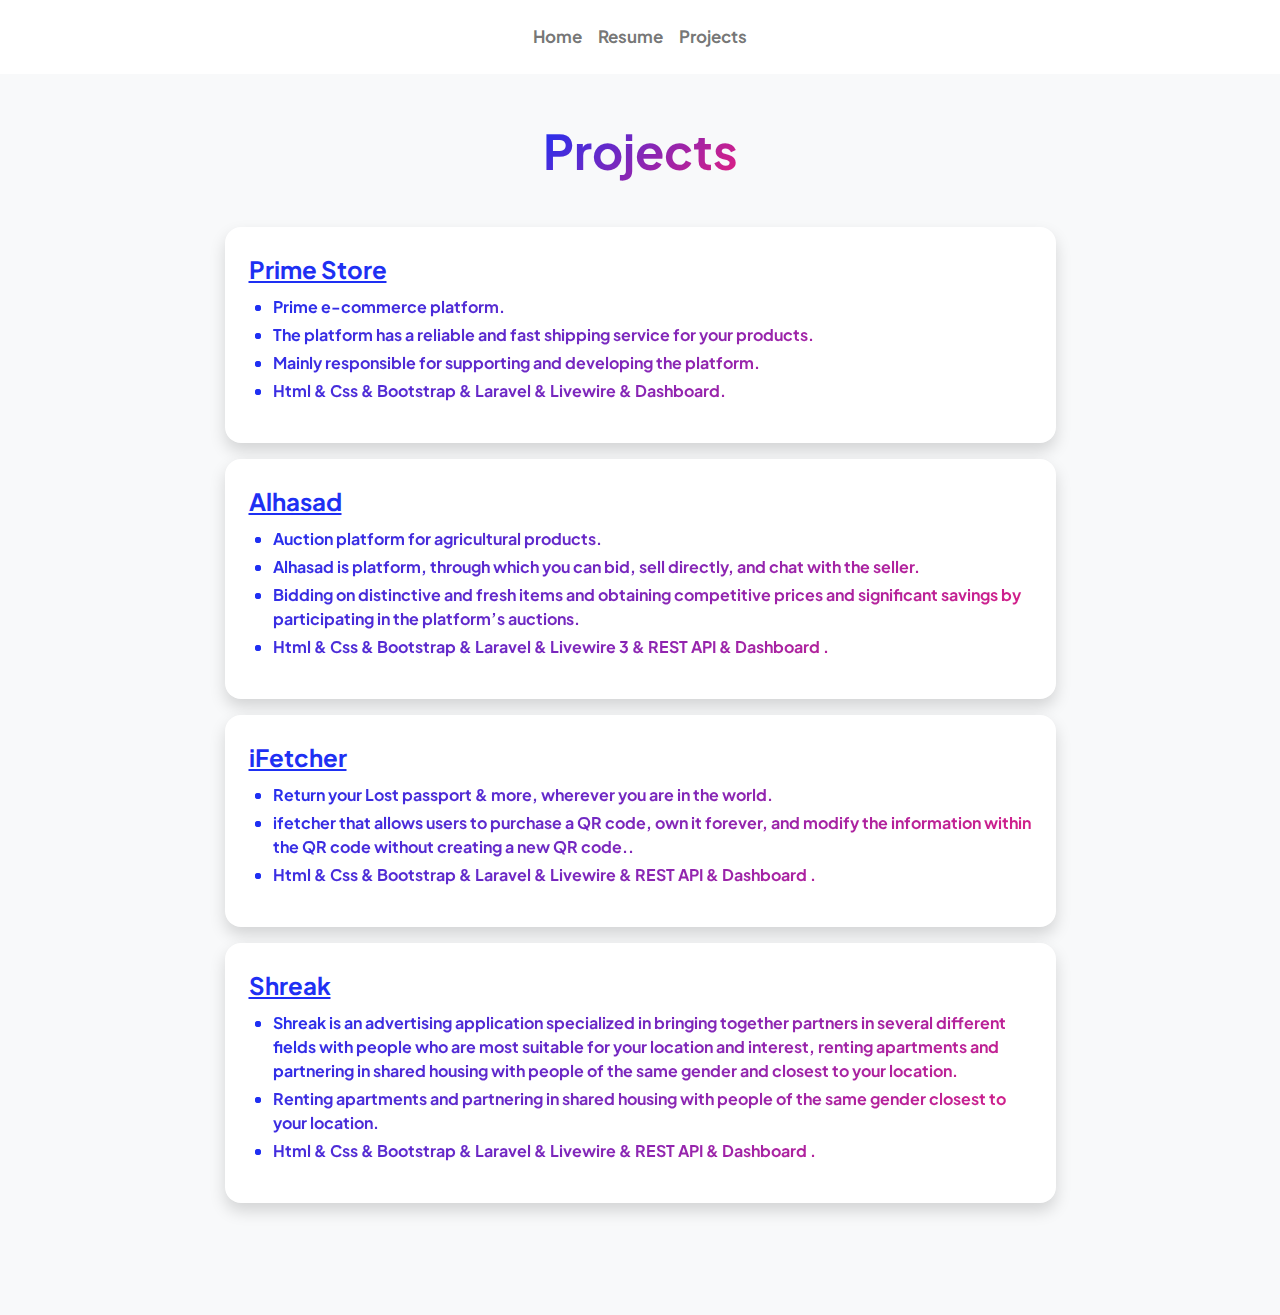
<file: projects.html>
<!DOCTYPE html>
<html lang="en">
<head>
    <meta charset="utf-8"/>
    <meta name="viewport" content="width=device-width, initial-scale=1, shrink-to-fit=no"/>
    <meta name="description" content=""/>
    <meta name="author" content=""/>
    <title>Essam Al_agamy</title>
    <!-- Favicon-->
    <link rel="icon" type="image/x-icon" href="assets/favicon.ico"/>
    <!-- Custom Google font-->
    <link rel="preconnect" href="https://fonts.googleapis.com"/>
    <link rel="preconnect" href="https://fonts.gstatic.com" crossorigin/>
    <link href="https://fonts.googleapis.com/css2?family=Plus+Jakarta+Sans:wght@100;200;300;400;500;600;700;800;900&amp;display=swap"
          rel="stylesheet"/>
    <!-- Bootstrap icons-->
    <link href="https://cdn.jsdelivr.net/npm/bootstrap-icons@1.8.1/font/bootstrap-icons.css" rel="stylesheet"/>
    <!-- Core theme CSS (includes Bootstrap)-->
    <link href="css/styles.css" rel="stylesheet"/>
</head>
<body class="d-flex flex-column h-100 bg-light">
<main class="flex-shrink-0">
    <!-- Navigation-->
    <nav class="navbar navbar-expand navbar-light bg-white py-3">
        <div class="container px-2">
            <div class="collapse navbar-collapse" id="navbarSupportedContent">
                <ul class="navbar-nav ms-auto mb-2 mb-lg-0 small fw-bolder text-center m-auto">
                    <li class="nav-item"><a class="nav-link" href="index.html">Home</a></li>
                    <li class="nav-item"><a class="nav-link" href="resume.html">Resume</a></li>
                    <li class="nav-item"><a class="nav-link" href="projects.html">Projects</a></li>
                </ul>
            </div>
        </div>
    </nav>
    <!-- Projects Section-->
    <section class="py-5">
        <div class="container px-2 mb-5">
            <div class="text-center mb-5">
                <h1 class="display-5 fw-bolder mb-0"><span class="text-gradient d-inline">Projects</span></h1>
            </div>

            <div class="row gx-5 justify-content-center">
                <div class="col-12 col-xl-9 col-lg-12">
                    <section>
                        <!-- prime store-->
                        <div class="card shadow border-0 rounded-4 mb-3">
                            <div class="card-body p-3">
                                <div class=" align-items-center gx-5">
                                    <div class=" text-center text-lg-start mb-4">
                                        <div class=" p-2 rounded-4 fs-4">
                                            <a target="_blank" href="https://primestore.ly"
                                               class="text-primary fw-bolder mb-2">Prime Store
                                            </a>
                                        </div>
                                        <ul class="lead mb-0 text-start text-gradient fw-bolder link-primary">
                                            <li class="mb-1 fs-6">
                                                Prime e-commerce platform.
                                            </li>
                                            <li class="mb-1 fs-6">
                                                The platform has a reliable and fast shipping service for your products.
                                            </li>
                                            <li class="mb-1 fs-6">
                                                Mainly responsible for supporting and developing the platform.
                                            </li>
                                            <li class="mb-1 fs-6">
                                                Html & Css & Bootstrap & Laravel & Livewire & Dashboard.
                                            </li>
                                        </ul>
                                    </div>
                                </div>
                            </div>
                        </div>

                        <!-- Alhasad-->
                        <div class="card shadow border-0 rounded-4 mb-3">
                            <div class="card-body p-3">
                                <div class=" align-items-center gx-5">
                                    <div class=" text-center text-lg-start mb-4">
                                        <div class=" p-2 rounded-4 fs-4">
                                            <a target="_blank" href="https://alhasad.sa"
                                               class="text-primary fw-bolder mb-2">Alhasad
                                            </a>
                                        </div>
                                        <ul class="lead mb-0 text-start text-gradient fw-bolder link-primary">
                                            <li class="mb-1 fs-6">
                                                Auction platform for agricultural products.
                                            </li>
                                            <li class="mb-1 fs-6">
                                                Alhasad is platform, through which you can bid, sell directly, and chat with the seller.
                                            </li>
                                            <li class="mb-1 fs-6">
                                                Bidding on distinctive and fresh items and obtaining competitive prices and significant
                                                savings by participating in the platform’s auctions.
                                            </li>
                                            <li class="mb-1 fs-6">
                                                Html & Css & Bootstrap & Laravel & Livewire 3 & REST API & Dashboard .
                                            </li>
                                        </ul>
                                    </div>
                                </div>
                            </div>
                        </div>

                        <!-- ifetcher-->
                        <div class="card shadow border-0 rounded-4 mb-3">
                            <div class="card-body p-3">
                                <div class=" align-items-center gx-5">
                                    <div class=" text-center text-lg-start mb-4">
                                        <div class=" p-2 rounded-4 fs-4">
                                            <a target="_blank" href="https://ifetcher.ae/"
                                               class="text-primary fw-bolder mb-2">iFetcher
                                            </a>
                                        </div>
                                        <ul class="lead mb-0 text-start text-gradient fw-bolder link-primary">
                                            <li class="mb-1 fs-6">
                                                Return your Lost passport & more, wherever you are in the world.
                                            </li>
                                            <li class="mb-1 fs-6">
                                                ifetcher that allows users to purchase a QR code, own it forever, and modify the information
                                                within the QR code without creating a new QR code..
                                            </li>
                                            <li class="mb-1 fs-6">
                                                Html & Css & Bootstrap & Laravel & Livewire & REST API & Dashboard .
                                            </li>
                                        </ul>
                                    </div>
                                </div>
                            </div>
                        </div>

                        <!-- Shreak-->
                        <div class="card shadow border-0 rounded-4 mb-3">
                            <div class="card-body p-3">
                                <div class=" align-items-center gx-5">
                                    <div class=" text-center text-lg-start mb-4">
                                        <div class=" p-2 rounded-4 fs-4">
                                            <a target="_blank" href="https://shreak.net/"
                                               class="text-primary fw-bolder mb-2">Shreak
                                            </a>
                                        </div>
                                        <ul class="lead mb-0 text-start text-gradient fw-bolder link-primary">
                                            <li class="mb-1 fs-6">
                                                Shreak is an advertising application specialized in bringing together partners in
                                                several different fields with people who are most suitable for your location and
                                                interest, renting apartments and partnering in shared housing with people of the
                                                same gender and closest to your location.
                                            </li>
                                            <li class="mb-1 fs-6">
                                                Renting apartments and partnering in shared housing with people of the same gender closest
                                                to your location.
                                            </li>
                                            <li class="mb-1 fs-6">
                                                Html & Css & Bootstrap & Laravel & Livewire & REST API & Dashboard .
                                            </li>
                                        </ul>
                                    </div>
                                </div>
                            </div>
                        </div>
                    </section>
                </div>
            </div>
        </div>
    </section>
    <!-- Call to action section-->
<!--    <section class="py-5 bg-gradient-primary-to-secondary text-white">-->
<!--        <div class="container px-5 my-5">-->
<!--            <div class="text-center">-->
<!--                <h2 class="display-4 fw-bolder mb-4">Let's build something together</h2>-->
<!--                <a class="btn btn-outline-light btn-lg px-5 py-3 fs-6 fw-bolder" href="contact.html">Contact me</a>-->
<!--            </div>-->
<!--        </div>-->
<!--    </section>-->
</main>

<!-- Bootstrap core JS-->
<script src="https://cdn.jsdelivr.net/npm/bootstrap@5.2.3/dist/js/bootstrap.bundle.min.js"></script>
<!-- Core theme JS-->
<script src="js/scripts.js"></script>
</body>
</html>
</file>
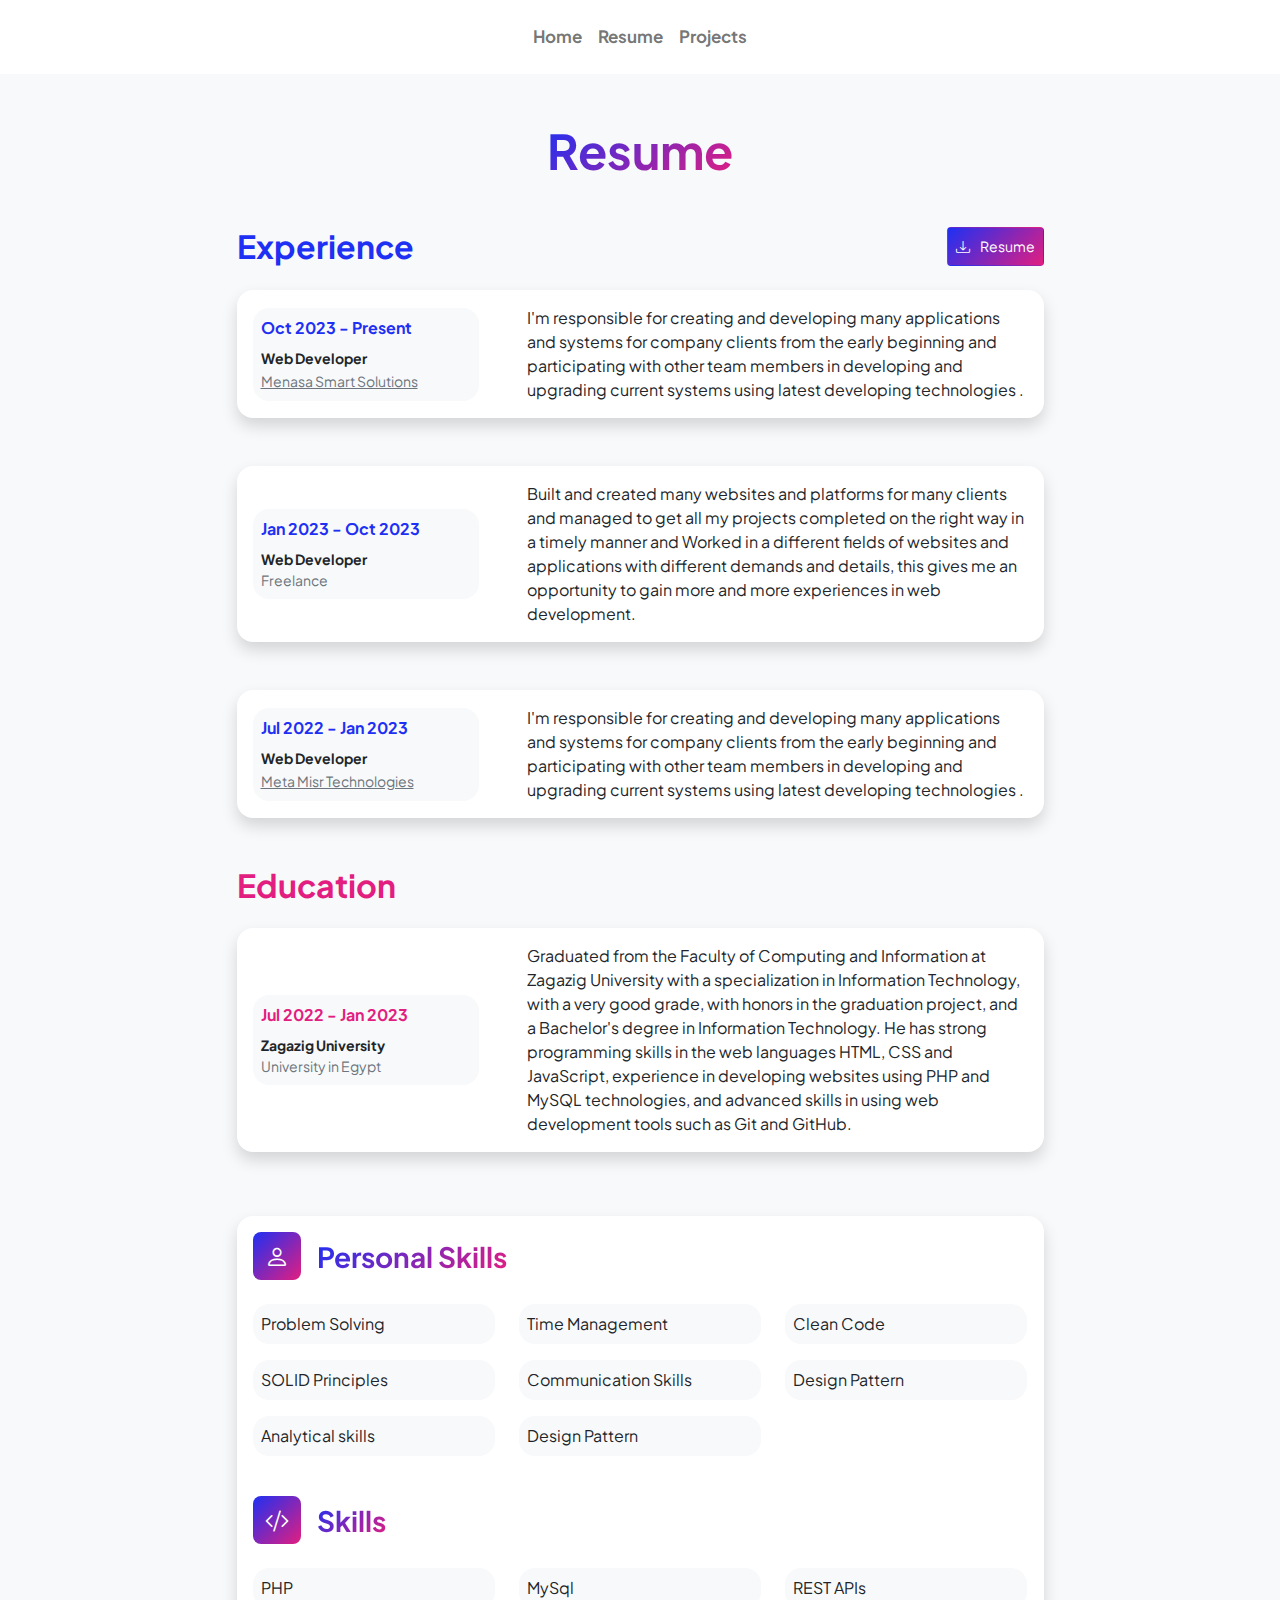
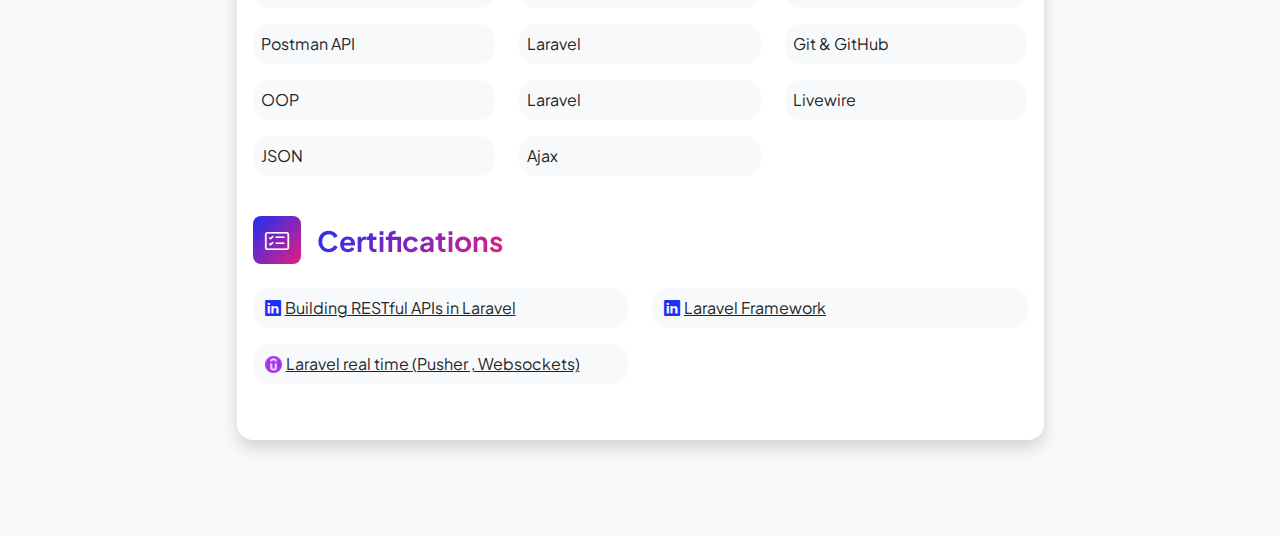
<file: resume.html>
<!DOCTYPE html>
<html lang="en">
<head>
    <meta charset="utf-8"/>
    <meta name="viewport" content="width=device-width, initial-scale=1, shrink-to-fit=no"/>
    <meta name="description" content=""/>
    <meta name="author" content=""/>
    <title>Essam Al_agamy</title>
    <!-- Favicon-->
    <link rel="icon" type="image/x-icon" href="assets/favicon.ico"/>
    <!-- Custom Google font-->
    <link rel="preconnect" href="https://fonts.googleapis.com"/>
    <link rel="preconnect" href="https://fonts.gstatic.com" crossorigin/>
    <link href="https://fonts.googleapis.com/css2?family=Plus+Jakarta+Sans:wght@100;200;300;400;500;600;700;800;900&amp;display=swap"
          rel="stylesheet"/>
    <!-- Bootstrap icons-->
    <link href="https://cdn.jsdelivr.net/npm/bootstrap-icons@1.8.1/font/bootstrap-icons.css" rel="stylesheet"/>
    <!-- Core theme CSS (includes Bootstrap)-->
    <link href="css/styles.css" rel="stylesheet"/>
</head>
<body class="d-flex flex-column h-100 bg-light">
<main class="flex-shrink-0">
    <!-- Navigation-->
    <nav class="navbar navbar-expand navbar-light bg-white py-3">
        <div class="container px-2">
            <div class="collapse navbar-collapse" id="navbarSupportedContent">
                <ul class="navbar-nav ms-auto mb-2 mb-lg-0 small fw-bolder text-center m-auto">
                    <li class="nav-item"><a class="nav-link" href="index.html">Home</a></li>
                    <li class="nav-item"><a class="nav-link" href="resume.html">Resume</a></li>
                    <li class="nav-item"><a class="nav-link" href="projects.html">Projects</a></li>
                </ul>
            </div>
        </div>
    </nav>
    <!-- Resume-->
    <div class="container px-4 my-5">
        <div class="text-center mb-5">
            <h1 class="display-5 fw-bolder mb-0"><span class="text-gradient d-inline">Resume</span></h1>
        </div>
        <div class="row gx-5 justify-content-center">
            <div class="col-lg-11 col-xl-9 col-xxl-8">
                <!-- Experience Section-->
                <section>
                    <div class="d-flex align-items-center justify-content-between mb-4">
                        <h2 class="text-primary fw-bolder mb-0">Experience</h2>
                        <!-- Download resume button-->
                        <!-- Note: Set the link href target to a PDF file within your project-->
                        <a class="btn btn-sm bg-gradient-primary-to-secondary text-white p-2" target="_blank" href="assets\cv.pdf">
                            <div class="d-inline-block bi bi-download me-2"></div>
                             Resume
                        </a>
                    </div>
                    <!-- Experience Card 1-->
                    <div class="card shadow border-0 rounded-4 mb-5">
                        <div class="card-body p-3">
                            <div class="row align-items-center gx-5">
                                <div class="col text-center text-lg-start mb-4 mb-lg-0">
                                    <div class="bg-light p-2 rounded-4">
                                        <div class="text-primary fw-bolder mb-2">Oct 2023 - Present</div>
                                        <div class="small fw-bolder">Web Developer</div>
                                        <a target="_blank" href="https://menasa-solutions.com/" class="small text-muted">Menasa Smart
                                            Solutions</a>
                                    </div>
                                </div>
                                <div class="col-lg-8">
                                    <div>
                                        I'm responsible for creating and developing many applications and systems for
                                        company clients from the early beginning and participating with other team members in
                                        developing and upgrading current systems using latest developing technologies .
                                    </div>
                                </div>
                            </div>
                        </div>
                    </div>
                    <!-- Experience Card 2-->
                    <div class="card shadow border-0 rounded-4 mb-5">
                        <div class="card-body p-3">
                            <div class="row align-items-center gx-5">
                                <div class="col text-center text-lg-start mb-4 mb-lg-0">
                                    <div class="bg-light p-2 rounded-4">
                                        <div class="text-primary fw-bolder mb-2">Jan 2023 - Oct 2023</div>
                                        <div class="small fw-bolder">Web Developer</div>
                                        <div class="small text-muted">Freelance</div>
                                    </div>
                                </div>
                                <div class="col-lg-8">
                                    <div>
                                        Built and created many websites and platforms for many clients and managed to get all my projects
                                        completed on the right way in a timely manner and Worked in a different fields of websites and
                                        applications with different demands and details, this gives me an opportunity to gain more and more
                                        experiences in web development.
                                    </div>
                                </div>
                            </div>
                        </div>
                    </div>
                    <!-- Experience Card 3-->
                    <div class="card shadow border-0 rounded-4 mb-5">
                        <div class="card-body p-3">
                            <div class="row align-items-center gx-5">
                                <div class="col text-center text-lg-start mb-4 mb-lg-0">
                                    <div class="bg-light p-2 rounded-4">
                                        <div class="text-primary fw-bolder mb-2">Jul 2022 - Jan 2023</div>
                                        <div class="small fw-bolder">Web Developer</div>
                                        <a target="_blank" href="https://www.metamisr.net/" class="small text-muted">Meta Misr
                                            Technologies</a>
                                    </div>
                                </div>
                                <div class="col-lg-8">
                                    <div>
                                        I'm responsible for creating and developing many applications and systems for company clients from
                                        the early beginning and participating with other team members in developing and upgrading current
                                        systems using latest developing technologies .
                                    </div>
                                </div>
                            </div>
                        </div>
                    </div>
                </section>
                <!-- Education Section-->
                <section>
                    <h2 class="text-secondary fw-bolder mb-4">Education</h2>
                    <!-- Education Card 1-->
                    <div class="card shadow border-0 rounded-4 mb-5">
                        <div class="card-body p-3">
                            <div class="row align-items-center gx-5">
                                <div class="col text-center text-lg-start mb-4 mb-lg-0">
                                    <div class="bg-light p-2 rounded-4">
                                        <div class="text-secondary fw-bolder mb-2">Jul 2022 - Jan 2023</div>
                                        <div class="small fw-bolder">Zagazig University</div>
                                        <div class="small text-muted">University in Egypt</div>
                                    </div>
                                </div>
                                <div class="col-lg-8">
                                    <div>
                                        Graduated from the Faculty of Computing and Information at Zagazig University with a specialization
                                        in Information Technology, with a very good grade, with honors in the graduation project, and a
                                        Bachelor's degree in Information Technology. He has strong programming skills in the web languages
                                        HTML, CSS and JavaScript, experience in developing websites using PHP and MySQL technologies, and
                                        advanced skills in using web development tools such as Git and GitHub.
                                    </div>
                                </div>
                            </div>
                        </div>
                    </div>
                </section>
                <!-- Divider-->
                <div class="pb-3"></div>
                <!-- Skills Section-->
                <section>
                    <div class="card shadow border-0 rounded-4 mb-5">
                        <div class="card-body p-3">
                            <!-- Professional skills -->
                            <div class="mb-4">
                                <div class="d-flex align-items-center mb-4">
                                    <div class="feature bg-primary bg-gradient-primary-to-secondary text-white rounded-3 me-3">
                                        <i class="bi bi-person"></i></div>
                                    <h3 class="fw-bolder mb-0"><span class="text-gradient d-inline">Personal Skills</span></h3>
                                </div>
                                <div class="row row-cols-1 row-cols-md-3 mb-4">
                                    <div class="col-lg-4 col-6 mb-3">
                                        <div class="d-flex align-items-center bg-light rounded-4 p-2 h-100">Problem Solving</div>
                                    </div>
                                    <div class="col-lg-4 col-6 mb-3">
                                        <div class="d-flex align-items-center bg-light rounded-4 p-2 h-100">Time Management</div>
                                    </div>
                                    <div class="col-lg-4 col-6 mb-3">
                                        <div class="d-flex align-items-center bg-light rounded-4 p-2 h-100">Clean Code</div>
                                    </div>
                                    <div class="col-lg-4 col-6 mb-3">
                                        <div class="d-flex align-items-center bg-light rounded-4 p-2 h-100">SOLID Principles</div>
                                    </div>
                                    <div class="col-lg-4 col-6 mb-3">
                                        <div class="d-flex align-items-center bg-light rounded-4 p-2 h-100">Communication Skills</div>
                                    </div>
                                    <div class="col-lg-4 col-6 mb-3">
                                        <div class="d-flex align-items-center bg-light rounded-4 p-2 h-100">Design Pattern</div>
                                    </div>
                                    <div class="col-lg-4 col-6 mb-3">
                                        <div class="d-flex align-items-center bg-light rounded-4 p-2 h-100">Analytical skills</div>
                                    </div>
                                    <div class="col-lg-4 col-6 mb-3">
                                        <div class="d-flex align-items-center bg-light rounded-4 p-2 h-100">Design Pattern</div>
                                    </div>
                                </div>
                            </div>
                            <!-- Skills-->
                            <div class="mb-4">
                                <div class="d-flex align-items-center mb-4">
                                    <div class="feature bg-primary bg-gradient-primary-to-secondary text-white rounded-3 me-3">
                                        <i class="bi bi-code-slash"></i></div>
                                    <h3 class="fw-bolder mb-0"><span class="text-gradient d-inline">Skills</span></h3>
                                </div>
                                <div class="row row-cols-1 row-cols-md-3 mb-4">
                                    <div class="col-lg-4 col-6 mb-3">
                                        <div class="d-flex align-items-center bg-light rounded-4 p-2 h-100">PHP</div>
                                    </div>
                                    <div class="col-lg-4 col-6 mb-3">
                                        <div class="d-flex align-items-center bg-light rounded-4 p-2 h-100">MySql</div>
                                    </div>
                                    <div class="col-lg-4 col-6 mb-3">
                                        <div class="d-flex align-items-center bg-light rounded-4 p-2 h-100">REST APIs</div>
                                    </div>
                                    <div class="col-lg-4 col-6 mb-3">
                                        <div class="d-flex align-items-center bg-light rounded-4 p-2 h-100">Postman API</div>
                                    </div>
                                    <div class="col-lg-4 col-6 mb-3">
                                        <div class="d-flex align-items-center bg-light rounded-4 p-2 h-100">Laravel</div>
                                    </div>
                                    <div class="col-lg-4 col-6 mb-3">
                                        <div class="d-flex align-items-center bg-light rounded-4 p-2 h-100">Git & GitHub</div>
                                    </div>
                                    <div class="col-lg-4 col-6 mb-3">
                                        <div class="d-flex align-items-center bg-light rounded-4 p-2 h-100">OOP</div>
                                    </div>
                                    <div class="col-lg-4 col-6 mb-3">
                                        <div class="d-flex align-items-center bg-light rounded-4 p-2 h-100">Laravel</div>
                                    </div>

                                    <div class="col-lg-4 col-6 mb-3">
                                        <div class="d-flex align-items-center bg-light rounded-4 p-2 h-100">Livewire</div>
                                    </div>
                                    <div class="col-lg-4 col-6 mb-3">
                                        <div class="d-flex align-items-center bg-light rounded-4 p-2 h-100">JSON</div>
                                    </div>
                                    <div class="col-lg-4 col-6 mb-3">
                                        <div class="d-flex align-items-center bg-light rounded-4 p-2 h-100">Ajax</div>
                                    </div>
                                </div>
                            </div>
                            <!-- Certifications-->
                            <div class="mb-0">
                                <div class="d-flex align-items-center mb-4">
                                    <div class="feature bg-primary bg-gradient-primary-to-secondary text-white rounded-3 me-3">
                                        <i class="bi bi-card-checklist"></i>
                                    </div>
                                    <h3 class="fw-bolder mb-0"><span class="text-gradient d-inline">Certifications</span></h3>
                                </div>
                                <div class="row row-cols-1 row-cols-md-3 mb-4">
                                    <div class="col-lg-6 col-12 mb-3">
                                        <a target="_blank" href="assets\RESTful_API.pdf"
                                           class="text-dark d-flex align-items-center bg-light rounded-4 p-2 h-100">
                                            <i class="bi bi-linkedin mx-1 text-primary"></i>
                                            Building RESTful APIs in Laravel
                                        </a>
                                    </div>
                                    <div class="col-lg-6 col-12 mb-3">
                                        <a target="_blank" href="assets\Laravel 9.0.pdf"
                                           class="text-dark d-flex align-items-center bg-light rounded-4 p-2 h-100">
                                            <i class="bi bi-linkedin mx-1 text-primary"></i>
                                            Laravel Framework
                                        </a>
                                    </div>
                                    <div class="col-lg-6 col-12 mb-3">
                                        <a target="_blank" href="assets\laravel_real_time.pdf"
                                           class="text-dark d-flex align-items-center bg-light rounded-4 p-2 h-100">
                                            <img src="assets\udemy.png" alt="udemy" loading="lazy" width="17px" class="mx-1">
                                            Laravel real time (Pusher , Websockets)
                                        </a>
                                    </div>

                                </div>
                            </div>
                        </div>
                    </div>
                </section>
            </div>
        </div>
    </div>
</main>
<script src="https://cdn.jsdelivr.net/npm/bootstrap@5.2.3/dist/js/bootstrap.bundle.min.js"></script>
<!-- Core theme JS-->
<script src="js/scripts.js"></script>
</body>
</html>
</file>
<file: assets/css/style.css>
/**
* Template Name: Personal
* Updated: Jul 27 2023 with Bootstrap v5.3.1
* Template URL: https://bootstrapmade.com/personal-free-resume-bootstrap-template/
* Author: BootstrapMade.com
* License: https://bootstrapmade.com/license/
*/

/*--------------------------------------------------------------
# General
--------------------------------------------------------------*/
body {
  font-family: "Open Sans", sans-serif;
  background-color: #040404;
  color: #fff;
  position: relative;
  background: transparent;
}

body::before {
  content: "";
  position: fixed;
  background: #040404 url("../img/bg.jpg") top right no-repeat;
  background-size: cover;
  left: 0;
  right: 0;
  top: 0;
  height: 100vh;
  z-index: -1;
}

@media (min-width: 1024px) {
  body::before {
    background-attachment: fixed;
  }
}

a {
  color: #18d26e;
  text-decoration: none;
}

a:hover {
  color: #35e888;
  text-decoration: none;
}

h1,
h2,
h3,
h4,
h5,
h6 {
  font-family: "Raleway", sans-serif;
}

/*--------------------------------------------------------------
# Header
--------------------------------------------------------------*/
#header {
  transition: ease-in-out 0.3s;
  position: relative;
  height: 100vh;
  display: flex;
  align-items: center;
  z-index: 997;
  overflow-y: auto;
}

#header * {
  transition: ease-in-out 0.3s;
}

#header h1 {
  font-size: 48px;
  margin: 0;
  padding: 0;
  line-height: 1;
  font-weight: 700;
  font-family: "Poppins", sans-serif;
}

#header h1 a,
#header h1 a:hover {
  color: #fff;
  line-height: 1;
  display: inline-block;
}

#header h2 {
  font-size: 24px;
  margin-top: 20px;
  color: rgba(255, 255, 255, 0.8);
}

#header h2 span {
  color: #fff;
  border-bottom: 2px solid #18d26e;
  padding-bottom: 6px;
}

#header img {
  padding: 0;
  margin: 0;
}

#header .social-links {
  margin-top: 40px;
  display: flex;
}

#header .social-links a {
  font-size: 16px;
  display: flex;
  justify-content: center;
  align-items: center;
  background: rgba(255, 255, 255, 0.1);
  color: #fff;
  line-height: 1;
  margin-right: 8px;
  border-radius: 50%;
  width: 40px;
  height: 40px;
}

#header .social-links a:hover {
  background: #18d26e;
}

@media (max-width: 992px) {
  #header h1 {
    font-size: 36px;
  }

  #header h2 {
    font-size: 20px;
    line-height: 30px;
  }

  #header .social-links {
    margin-top: 15px;
  }

  #header .container {
    display: flex;
    flex-direction: column;
    align-items: center;
  }
}

/* Header Top */
#header.header-top {
  height: 80px;
  position: fixed;
  left: 0;
  top: 0;
  right: 0;
  background: rgba(0, 0, 0, 0.9);
}

#header.header-top .social-links,
#header.header-top h2 {
  display: none;
}

#header.header-top h1 {
  margin-right: auto;
  font-size: 36px;
}

#header.header-top img {
  max-height: 60px;
  margin-right: 20px !important;
}

#header.header-top .container {
  display: flex;
  align-items: center;
}

#header.header-top .navbar {
  margin: 0;
}

@media (max-width: 768px) {
  #header.header-top {
    height: 60px;
  }

  #header.header-top h1 {
    font-size: 26px;
  }
}

/*--------------------------------------------------------------
# Navigation Menu
--------------------------------------------------------------*/
/**
* Desktop Navigation 
*/
.navbar {
  padding: 0;
  margin-top: 35px;
}

.navbar ul {
  margin: 0;
  padding: 0;
  display: flex;
  list-style: none;
  align-items: center;
}

.navbar li {
  position: relative;
}

.navbar li+li {
  margin-left: 30px;
}

.navbar a,
.navbar a:focus {
  display: flex;
  align-items: center;
  justify-content: space-between;
  padding: 0;
  font-family: "Poppins", sans-serif;
  font-size: 16px;
  font-weight: 400;
  color: rgba(255, 255, 255, 0.7);
  white-space: nowrap;
  transition: 0.3s;
}

.navbar a i,
.navbar a:focus i {
  font-size: 12px;
  line-height: 0;
  margin-left: 5px;
}

.navbar a:before {
  content: "";
  position: absolute;
  width: 0;
  height: 2px;
  bottom: -4px;
  left: 0;
  background-color: #18d26e;
  visibility: hidden;
  width: 0px;
  transition: all 0.3s ease-in-out 0s;
}

.navbar a:hover:before,
.navbar li:hover>a:before,
.navbar .active:before {
  visibility: visible;
  width: 25px;
}

.navbar a:hover,
.navbar .active,
.navbar .active:focus,
.navbar li:hover>a {
  color: #fff;
}

/**
* Mobile Navigation 
*/
.mobile-nav-toggle {
  color: #fff;
  font-size: 28px;
  cursor: pointer;
  display: none;
  line-height: 0;
  transition: 0.5s;
  position: fixed;
  right: 15px;
  top: 15px;
}

@media (max-width: 991px) {
  .mobile-nav-toggle {
    display: block;
  }

  .navbar ul {
    display: none;
  }
}

.navbar-mobile {
  position: fixed;
  overflow: hidden;
  top: 0;
  right: 0;
  left: 0;
  bottom: 0;
  background: rgba(0, 0, 0, 0.9);
  transition: 0.3s;
  z-index: 999;
  margin-top: 0;
}

.navbar-mobile .mobile-nav-toggle {
  position: absolute;
  top: 15px;
  right: 15px;
}

.navbar-mobile ul {
  display: block;
  position: absolute;
  top: 55px;
  right: 15px;
  bottom: 45px;
  left: 15px;
  padding: 10px 0;
  overflow-y: auto;
  transition: 0.3s;
  border: 2px solid rgba(255, 255, 255, 0.2);
}

.navbar-mobile li {
  padding: 12px 20px;
}

.navbar-mobile li+li {
  margin: 0;
}

.navbar-mobile a,
.navbar-mobile a:focus {
  font-size: 16px;
  position: relative;
}

/*--------------------------------------------------------------
# Sections General
--------------------------------------------------------------*/
section {
  overflow: hidden;
  position: absolute;
  width: 100%;
  top: 140px;
  bottom: 100%;
  opacity: 0;
  transition: ease-in-out 0.4s;
  z-index: 2;
}

section.section-show {
  top: 100px;
  bottom: auto;
  opacity: 1;
  padding-bottom: 45px;
}

section .container {
  background: rgba(0, 0, 0, 0.9);
  padding: 30px;
}

@media (max-width: 768px) {
  section {
    top: 120px;
  }

  section.section-show {
    top: 80px;
  }
}

.section-title h2 {
  font-size: 14px;
  font-weight: 500;
  padding: 0;
  line-height: 1px;
  margin: 0 0 20px 0;
  letter-spacing: 2px;
  text-transform: uppercase;
  color: #aaaaaa;
  font-family: "Poppins", sans-serif;
}

.section-title h2::after {
  content: "";
  width: 120px;
  height: 1px;
  display: inline-block;
  background: #4ceb95;
  margin: 4px 10px;
}

.section-title p {
  margin: 0;
  margin: -15px 0 15px 0;
  font-size: 36px;
  font-weight: 700;
  text-transform: uppercase;
  font-family: "Poppins", sans-serif;
  color: #fff;
}

/*--------------------------------------------------------------
# About
--------------------------------------------------------------*/
.about-me .content h3 {
  font-weight: 700;
  font-size: 26px;
  color: #18d26e;
}

.about-me .content ul {
  list-style: none;
  padding: 0;
}

.about-me .content ul li {
  margin-bottom: 20px;
  display: flex;
  align-items: center;
}

.about-me .content ul strong {
  margin-right: 10px;
}

.about-me .content ul i {
  font-size: 16px;
  margin-right: 5px;
  color: #18d26e;
  line-height: 0;
}

.about-me .content p:last-child {
  margin-bottom: 0;
}

/*--------------------------------------------------------------
# Counts
--------------------------------------------------------------*/
.counts {
  padding: 70px 0 60px;
}

.counts .count-box {
  padding: 30px 30px 25px 30px;
  width: 100%;
  position: relative;
  text-align: center;
  background: rgba(255, 255, 255, 0.08);
}

.counts .count-box i {
  position: absolute;
  top: -25px;
  left: 50%;
  transform: translateX(-50%);
  font-size: 24px;
  background: rgba(255, 255, 255, 0.1);
  padding: 12px;
  color: #18d26e;
  border-radius: 50px;
  line-height: 0;
}

.counts .count-box span {
  font-size: 36px;
  display: block;
  font-weight: 600;
  color: #fff;
}

.counts .count-box p {
  padding: 0;
  margin: 0;
  font-family: "Raleway", sans-serif;
  font-size: 14px;
}

/*--------------------------------------------------------------
# Skills
--------------------------------------------------------------*/
.skills .progress {
  height: 60px;
  display: block;
  background: none;
  border-radius: 0;
}

.skills .progress .skill {
  padding: 10px 0;
  margin: 0;
  text-transform: uppercase;
  display: block;
  font-weight: 600;
  font-family: "Poppins", sans-serif;
  color: #fff;
}

.skills .progress .skill .val {
  float: right;
  font-style: normal;
}

.skills .progress-bar-wrap {
  background: rgba(255, 255, 255, 0.2);
}

.skills .progress-bar {
  width: 1px;
  height: 10px;
  transition: 0.9s;
  background-color: #18d26e;
}

/*--------------------------------------------------------------
# Interests
--------------------------------------------------------------*/
.interests .icon-box {
  display: flex;
  align-items: center;
  padding: 20px;
  background: rgba(255, 255, 255, 0.08);
  transition: ease-in-out 0.3s;
}

.interests .icon-box i {
  font-size: 32px;
  padding-right: 10px;
  line-height: 1;
}

.interests .icon-box h3 {
  font-weight: 700;
  margin: 0;
  padding: 0;
  line-height: 1;
  font-size: 16px;
  color: #fff;
}

.interests .icon-box:hover {
  background: rgba(255, 255, 255, 0.12);
}

/*--------------------------------------------------------------
# Testimonials
--------------------------------------------------------------*/
.testimonials .testimonials-carousel,
.testimonials .testimonials-slider {
  overflow: hidden;
}

.testimonials .testimonial-item {
  box-sizing: content-box;
  min-height: 320px;
}

.testimonials .testimonial-item .testimonial-img {
  width: 90px;
  border-radius: 50%;
  margin: -40px 0 0 40px;
  position: relative;
  z-index: 2;
  border: 6px solid rgba(255, 255, 255, 0.12);
}

.testimonials .testimonial-item h3 {
  font-size: 18px;
  font-weight: bold;
  margin: 10px 0 5px 45px;
  color: #fff;
}

.testimonials .testimonial-item h4 {
  font-size: 14px;
  color: #999;
  margin: 0 0 0 45px;
}

.testimonials .testimonial-item .quote-icon-left,
.testimonials .testimonial-item .quote-icon-right {
  color: rgba(255, 255, 255, 0.25);
  font-size: 26px;
}

.testimonials .testimonial-item .quote-icon-left {
  display: inline-block;
  left: -5px;
  position: relative;
}

.testimonials .testimonial-item .quote-icon-right {
  display: inline-block;
  right: -5px;
  position: relative;
  top: 10px;
}

.testimonials .testimonial-item p {
  font-style: italic;
  margin: 0 15px 0 15px;
  padding: 20px 20px 60px 20px;
  background: rgba(255, 255, 255, 0.1);
  position: relative;
  border-radius: 6px;
  position: relative;
  z-index: 1;
}

.testimonials .swiper-pagination {
  margin-top: 20px;
  position: relative;
}

.testimonials .swiper-pagination .swiper-pagination-bullet {
  width: 12px;
  height: 12px;
  opacity: 1;
  background-color: rgba(255, 255, 255, 0.3);
}

.testimonials .swiper-pagination .swiper-pagination-bullet-active {
  background-color: #18d26e;
}

/*--------------------------------------------------------------
# Resume
--------------------------------------------------------------*/
.resume .resume-title {
  font-size: 26px;
  font-weight: 700;
  margin-top: 20px;
  margin-bottom: 20px;
  color: #fff;
}

.resume .resume-item {
  padding: 0 0 20px 20px;
  margin-top: -2px;
  border-left: 2px solid rgba(255, 255, 255, 0.2);
  position: relative;
}

.resume .resume-item h4 {
  line-height: 18px;
  font-size: 18px;
  font-weight: 600;
  text-transform: uppercase;
  font-family: "Poppins", sans-serif;
  color: #18d26e;
  margin-bottom: 10px;
}

.resume .resume-item h5 {
  font-size: 16px;
  background: rgba(255, 255, 255, 0.15);
  padding: 5px 15px;
  display: inline-block;
  font-weight: 600;
  margin-bottom: 10px;
}

.resume .resume-item ul {
  padding-left: 20px;
}

.resume .resume-item ul li {
  padding-bottom: 10px;
}

.resume .resume-item:last-child {
  padding-bottom: 0;
}

.resume .resume-item::before {
  content: "";
  position: absolute;
  width: 16px;
  height: 16px;
  border-radius: 50px;
  left: -9px;
  top: 0;
  background: #18d26e;
  border: 2px solid #18d26e;
}

/*--------------------------------------------------------------
# Services
--------------------------------------------------------------*/
.services .icon-box {
  text-align: center;
  background: rgba(204, 204, 204, 0.1);
  padding: 80px 20px;
  transition: all ease-in-out 0.3s;
}

.services .icon-box .icon {
  margin: 0 auto;
  width: 64px;
  height: 64px;
  background: #18d26e;
  border-radius: 5px;
  transition: all 0.3s ease-out 0s;
  display: flex;
  align-items: center;
  justify-content: center;
  margin-bottom: 20px;
  transform-style: preserve-3d;
}

.services .icon-box .icon i {
  color: #fff;
  font-size: 28px;
}

.services .icon-box .icon::before {
  position: absolute;
  content: "";
  left: -8px;
  top: -8px;
  height: 100%;
  width: 100%;
  background: rgba(255, 255, 255, 0.15);
  border-radius: 5px;
  transition: all 0.3s ease-out 0s;
  transform: translateZ(-1px);
}

.services .icon-box h4 {
  font-weight: 700;
  margin-bottom: 15px;
  font-size: 24px;
}

.services .icon-box h4 a {
  color: #fff;
}

.services .icon-box p {
  line-height: 24px;
  font-size: 14px;
  margin-bottom: 0;
}

.services .icon-box:hover {
  background: #18d26e;
  border-color: #18d26e;
}

.services .icon-box:hover .icon {
  background: #fff;
}

.services .icon-box:hover .icon i {
  color: #18d26e;
}

.services .icon-box:hover .icon::before {
  background: #35e888;
}

.services .icon-box:hover h4 a,
.services .icon-box:hover p {
  color: #fff;
}

/*--------------------------------------------------------------
# Portfolio
--------------------------------------------------------------*/
.portfolio .portfolio-item {
  margin-bottom: 30px;
}

.portfolio #portfolio-flters {
  padding: 0;
  margin: 0 auto 15px auto;
  list-style: none;
  text-align: center;
  border-radius: 50px;
  padding: 2px 15px;
}

.portfolio #portfolio-flters li {
  cursor: pointer;
  display: inline-block;
  padding: 8px 16px 10px 16px;
  font-size: 14px;
  font-weight: 600;
  line-height: 1;
  text-transform: uppercase;
  color: #fff;
  background: rgba(255, 255, 255, 0.1);
  margin: 0 3px 10px 3px;
  transition: all 0.3s ease-in-out;
  border-radius: 4px;
}

.portfolio #portfolio-flters li:hover,
.portfolio #portfolio-flters li.filter-active {
  background: #18d26e;
}

.portfolio #portfolio-flters li:last-child {
  margin-right: 0;
}

.portfolio .portfolio-wrap {
  transition: 0.3s;
  position: relative;
  overflow: hidden;
  z-index: 1;
  background: rgba(0, 0, 0, 0.6);
}

.portfolio .portfolio-wrap::before {
  content: "";
  background: rgba(0, 0, 0, 0.6);
  position: absolute;
  left: 30px;
  right: 30px;
  top: 30px;
  bottom: 30px;
  transition: all ease-in-out 0.3s;
  z-index: 2;
  opacity: 0;
}

.portfolio .portfolio-wrap .portfolio-info {
  opacity: 0;
  position: absolute;
  top: 0;
  left: 0;
  right: 0;
  bottom: 0;
  text-align: center;
  z-index: 3;
  transition: all ease-in-out 0.3s;
  display: flex;
  flex-direction: column;
  justify-content: center;
  align-items: center;
}

.portfolio .portfolio-wrap .portfolio-info::before {
  display: block;
  content: "";
  width: 48px;
  height: 48px;
  position: absolute;
  top: 35px;
  left: 35px;
  border-top: 3px solid #fff;
  border-left: 3px solid #fff;
  transition: all 0.5s ease 0s;
  z-index: 9994;
}

.portfolio .portfolio-wrap .portfolio-info::after {
  display: block;
  content: "";
  width: 48px;
  height: 48px;
  position: absolute;
  bottom: 35px;
  right: 35px;
  border-bottom: 3px solid #fff;
  border-right: 3px solid #fff;
  transition: all 0.5s ease 0s;
  z-index: 9994;
}

.portfolio .portfolio-wrap .portfolio-info h4 {
  font-size: 20px;
  color: #fff;
  font-weight: 600;
}

.portfolio .portfolio-wrap .portfolio-info p {
  color: #ffffff;
  font-size: 14px;
  text-transform: uppercase;
  padding: 0;
  margin: 0;
}

.portfolio .portfolio-wrap .portfolio-links {
  text-align: center;
  z-index: 4;
}

.portfolio .portfolio-wrap .portfolio-links a {
  color: #fff;
  margin: 0 2px;
  font-size: 28px;
  display: inline-block;
  transition: 0.3s;
}

.portfolio .portfolio-wrap .portfolio-links a:hover {
  color: #63eda3;
}

.portfolio .portfolio-wrap:hover::before {
  top: 0;
  left: 0;
  right: 0;
  bottom: 0;
  opacity: 1;
}

.portfolio .portfolio-wrap:hover .portfolio-info {
  opacity: 1;
}

.portfolio .portfolio-wrap:hover .portfolio-info::before {
  top: 15px;
  left: 15px;
}

.portfolio .portfolio-wrap:hover .portfolio-info::after {
  bottom: 15px;
  right: 15px;
}

/*--------------------------------------------------------------
# Portfolio Details
--------------------------------------------------------------*/
.portfolio-details {
  padding-top: 40px;
  background: rgba(0, 0, 0, 0.8);
  position: fixed;
  left: 0;
  right: 0;
  top: 0;
  bottom: 0;
  overflow-y: auto;
}

.portfolio-details .container {
  padding-top: 20px;
  padding-bottom: 40px;
}

.portfolio-details .portfolio-title {
  font-size: 26px;
  font-weight: 700;
  margin-bottom: 20px;
}

.portfolio-details .portfolio-info {
  padding-top: 45px;
}

.portfolio-details .portfolio-info h3 {
  font-size: 22px;
  font-weight: 400;
  margin-bottom: 20px;
}

.portfolio-details .portfolio-info ul {
  list-style: none;
  padding: 0;
  font-size: 15px;
}

.portfolio-details .portfolio-info ul li+li {
  margin-top: 10px;
}

.portfolio-details .portfolio-info p {
  font-size: 15px;
  padding: 15px 0 0 0;
}

@media (max-width: 992px) {
  .portfolio-details .portfolio-info {
    padding-top: 20px;
  }
}

.portfolio-details .swiper-pagination {
  margin-top: 20px;
  position: relative;
}

.portfolio-details .swiper-pagination .swiper-pagination-bullet {
  width: 12px;
  height: 12px;
  opacity: 1;
  background-color: rgba(255, 255, 255, 0.3);
}

.portfolio-details .swiper-pagination .swiper-pagination-bullet-active {
  background-color: #18d26e;
}

/*--------------------------------------------------------------
# Contact
--------------------------------------------------------------*/
.contact .info-box {
  color: #444444;
  padding: 20px;
  width: 100%;
  background: rgba(255, 255, 255, 0.08);
}

.contact .info-box i.bx {
  font-size: 24px;
  color: #18d26e;
  border-radius: 50%;
  padding: 14px;
  float: left;
  background: rgba(255, 255, 255, 0.1);
}

.contact .info-box h3 {
  font-size: 20px;
  color: rgba(255, 255, 255, 0.5);
  font-weight: 700;
  margin: 10px 0 8px 68px;
}

.contact .info-box p {
  padding: 0;
  color: #fff;
  line-height: 24px;
  font-size: 14px;
  margin: 0 0 0 68px;
}

.contact .info-box .social-links {
  margin: 5px 0 0 68px;
  display: flex;
}

.contact .info-box .social-links a {
  font-size: 18px;
  display: inline-block;
  color: #fff;
  line-height: 1;
  margin-right: 12px;
  transition: 0.3s;
}

.contact .info-box .social-links a:hover {
  color: #18d26e;
}

.contact .php-email-form {
  padding: 30px;
  background: rgba(255, 255, 255, 0.08);
}

.contact .php-email-form .error-message {
  display: none;
  background: rgba(255, 255, 255, 0.08);
  background: #ed3c0d;
  text-align: left;
  padding: 15px;
  font-weight: 600;
}

.contact .php-email-form .error-message br+br {
  margin-top: 25px;
}

.contact .php-email-form .sent-message {
  display: none;
  background: rgba(255, 255, 255, 0.08);
  background: #18d26e;
  text-align: center;
  padding: 15px;
  font-weight: 600;
}

.contact .php-email-form .loading {
  display: none;
  background: rgba(255, 255, 255, 0.08);
  text-align: center;
  padding: 15px;
}

.contact .php-email-form .loading:before {
  content: "";
  display: inline-block;
  border-radius: 50%;
  width: 24px;
  height: 24px;
  margin: 0 10px -6px 0;
  border: 3px solid #18d26e;
  border-top-color: #eee;
  animation: animate-loading 1s linear infinite;
}

.contact .php-email-form input,
.contact .php-email-form textarea {
  border-radius: 0;
  box-shadow: none;
  font-size: 14px;
  background: rgba(255, 255, 255, 0.08);
  border: 0;
  transition: 0.3s;
  color: #fff;
}

.contact .php-email-form input:focus,
.contact .php-email-form textarea:focus {
  background-color: rgba(255, 255, 255, 0.11);
}

.contact .php-email-form input::-moz-placeholder,
.contact .php-email-form textarea::-moz-placeholder {
  color: rgba(255, 255, 255, 0.3);
  opacity: 1;
}

.contact .php-email-form input::placeholder,
.contact .php-email-form textarea::placeholder {
  color: rgba(255, 255, 255, 0.3);
  opacity: 1;
}

.contact .php-email-form input {
  padding: 10px 15px;
}

.contact .php-email-form textarea {
  padding: 12px 15px;
}

.contact .php-email-form button[type=submit] {
  background: #18d26e;
  border: 0;
  padding: 10px 30px;
  color: #fff;
  transition: 0.4s;
  border-radius: 4px;
}

.contact .php-email-form button[type=submit]:hover {
  background: #15bb62;
}

@keyframes animate-loading {
  0% {
    transform: rotate(0deg);
  }

  100% {
    transform: rotate(360deg);
  }
}

/*--------------------------------------------------------------
# Credits
--------------------------------------------------------------*/
.credits {
  position: fixed;
  right: 0;
  left: 0;
  bottom: 0;
  padding: 15px;
  text-align: right;
  font-size: 13px;
  color: #fff;
  z-index: 999999;
}

@media (max-width: 992px) {
  .credits {
    text-align: center;
    padding: 10px;
    background: rgba(0, 0, 0, 0.8);
  }
}

.credits a {
  color: #18d26e;
  transition: 0.3s;
}

.credits a:hover {
  color: #fff;
}
</file>
